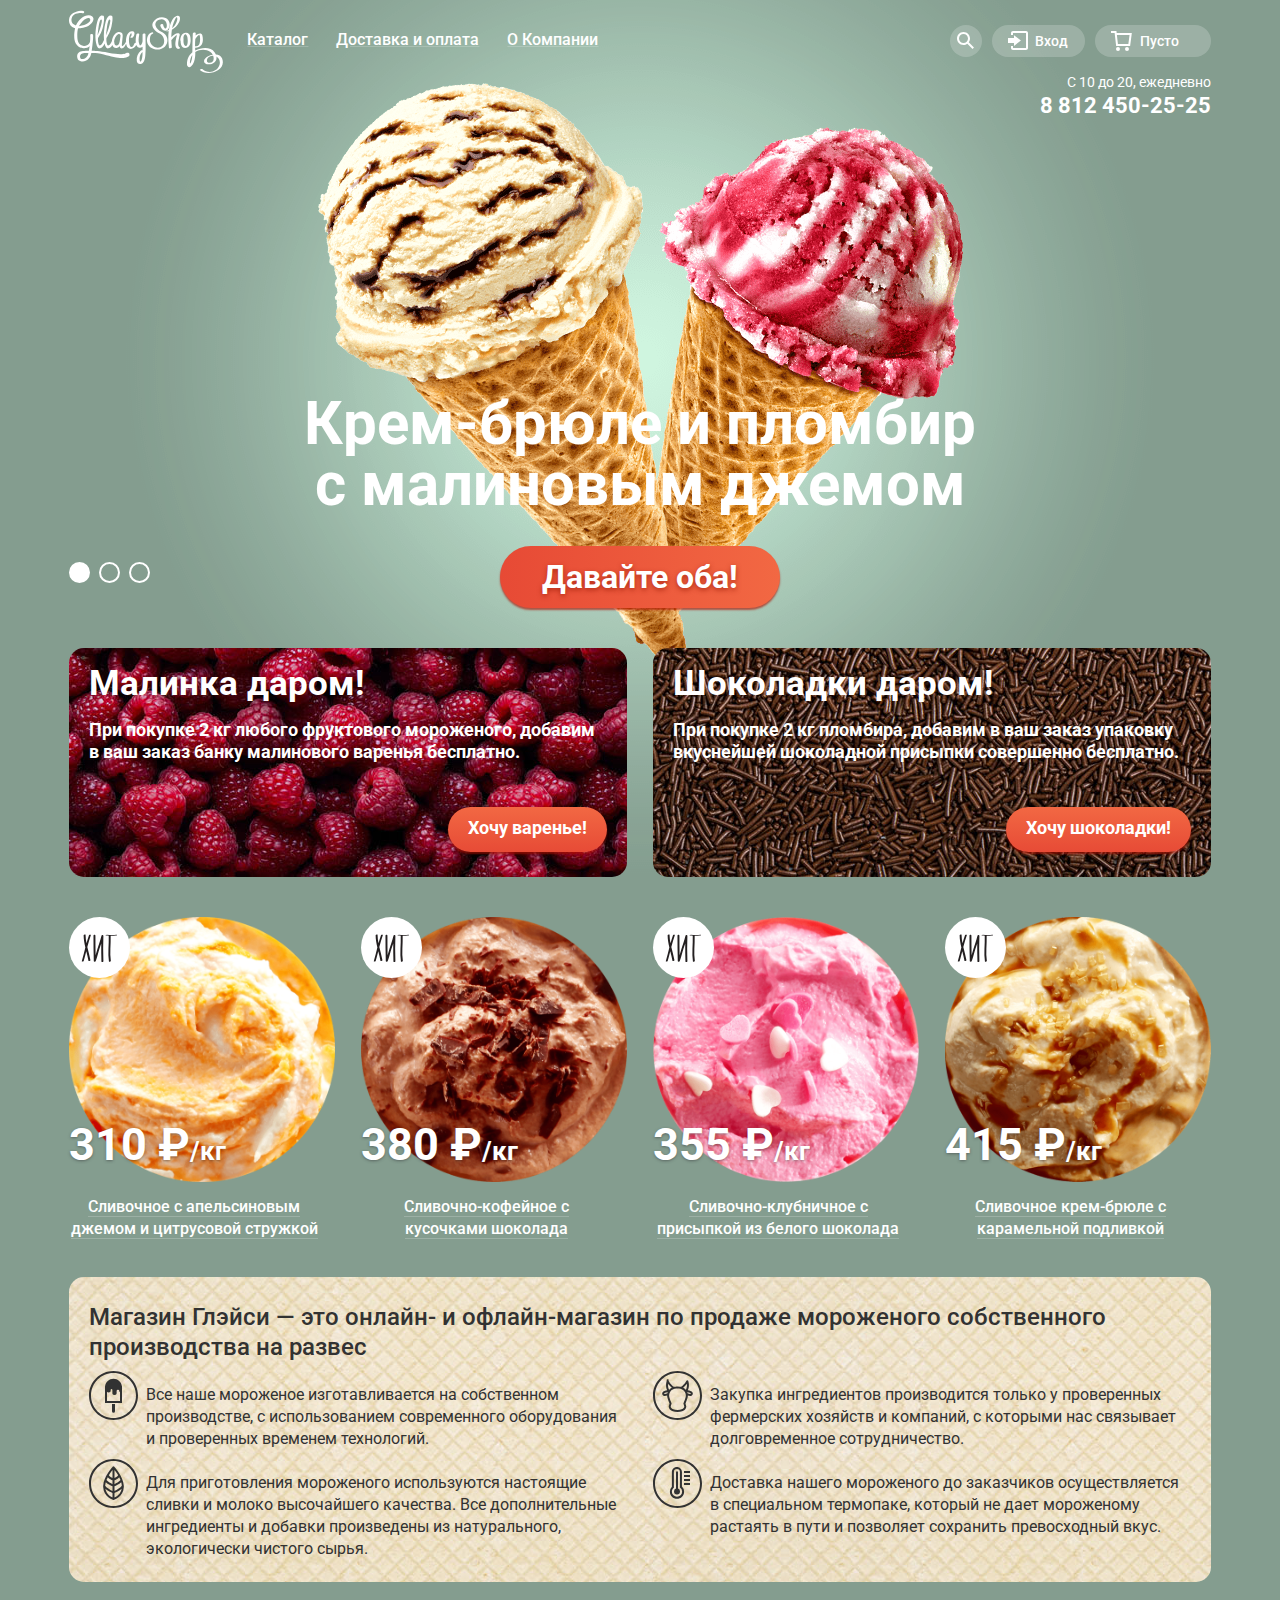
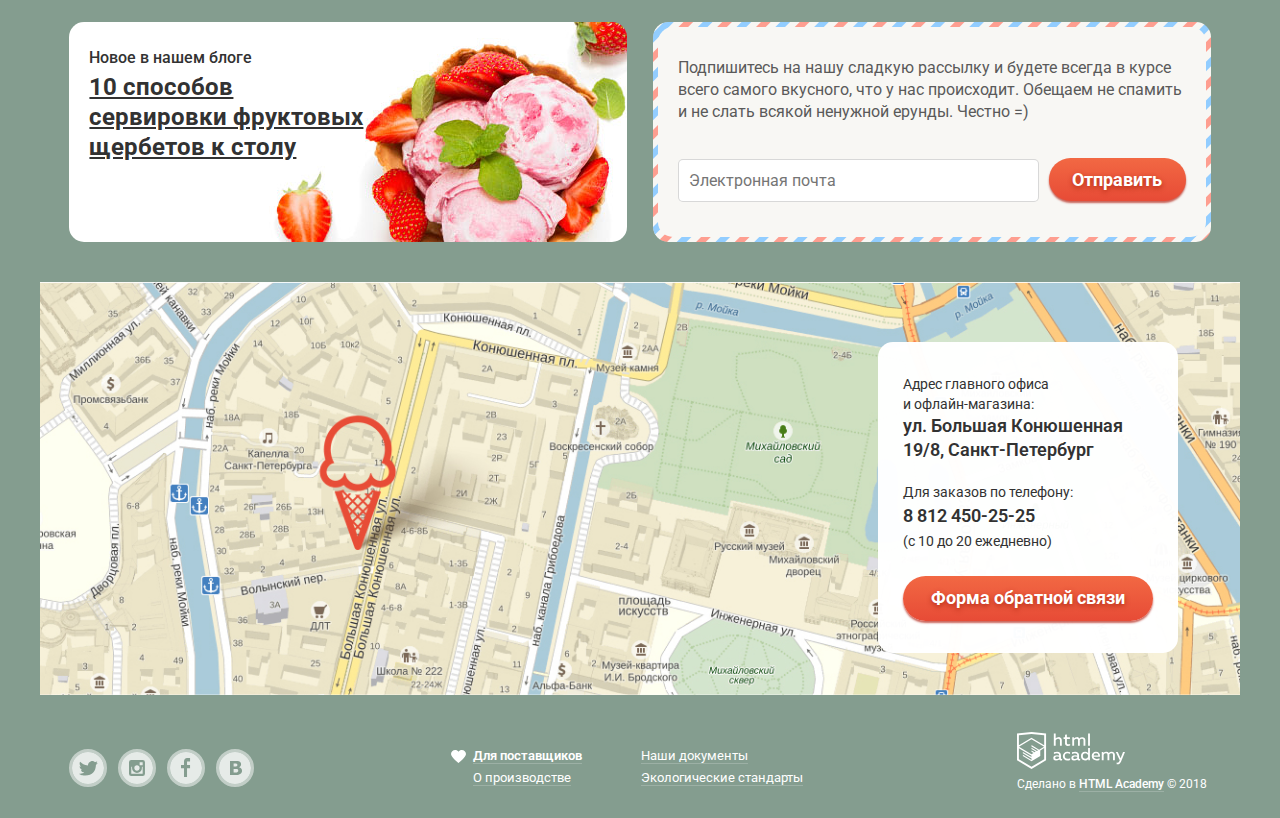
<file: index.html>
<!DOCTYPE html>
<html lang="ru">
<head>
  <meta charset="UTF-8">
  <title>Glaccy</title>
  <link href="css/normalize.css" rel="stylesheet">
  <link rel="stylesheet" href="css/style.css">
  
  <link rel="stylesheet" href="css/IEstyle.css">
</head>
<body>
  <div class="body-wrapper-1" id="body-wrapper">
    <div class="wrapper slider-wrapper-1" id="slide-wrapper">
      <header class="main-header">
    
        <nav class="main-navigation-block">
          <div class="main-navigation-logo">
             <a>
                <img src="img/min/logo.svg" alt="Логотип магазина мороженного">
             </a>
          </div>
          <ul class="main-navigation-list">
            <li>
              <a class="main-menu-link" href="#">Каталог</a>
              <ul class="main-navigation-sub-menu display-hidden">
                <li><a class="main-menu-link sub-menu-first-list" href="#">Новинки</a></li>
                <li><a class="main-menu-link" href="catalog.html">Сливочное</a></li>
                <li><a class="main-menu-link" href="#">Щербеты</a></li>
                <li><a class="main-menu-link" href="#">Фруктовый лед</a></li>
                <li><a class="main-menu-link" href="#">Мелорин</a></li>
              </ul>
            </li>
            <li><a class="main-menu-link" href="#">Доставка и оплата</a></li>
            <li><a class="main-menu-link" href="#">О Компании</a></li>
          </ul>
        </nav>
          
        <div class="main-navigation-block">
          <div class="main-navigation-search">
             <button type="button" class="main-navigation-button-search navigation-button" aria-label="Форма поиска">
               <svg id="search-icon" xmlns="http://www.w3.org/2000/svg" xmlns:xlink="http://www.w3.org/1999/xlink" x="0px" y="0px" width="17px" height="17px" viewBox="0 0 17 17" enable-background="new 0 0 17 17" xml:space="preserve">
	             <path fill="#FFFFFF" id="search-icon-path" d="M16.958,15.527L11.75,10.32C12.533,9.247,13,7.93,13,6.5C13,2.91,10.09,0,6.5,0S0,2.91,0,6.5 S2.91,13,6.5,13c1.438,0,2.763-0.473,3.839-1.263l5.205,5.204L16.958,15.527z M6.5,11C4.019,11,2,8.981,2,6.5S4.019,2,6.5,2S11,4.019,11,6.5S8.981,11,6.5,11z"/>
               </svg>
             </button>
             <div class="search-wrapper display-hidden">
               <form action="https://echo.htmlacademy.ru" method="post" class="search-form">
                 <label for="search-area" class="visually-hidden">Что ищем?</label>
                 <input type="text" id="search-area" placeholder="Что ищем?" name="user-search">
                 <button type="submit" class="visually-hidden" aria-label="Найти"></button>
               </form>
             </div>
           </div>

          <div class="main-navigation-login">
            <button type="button" class="main-navigation-button-login navigation-button" aria-label="Форма входа на сайт">
              <svg id="login-icon" xmlns="http://www.w3.org/2000/svg" xmlns:xlink="http://www.w3.org/1999/xlink" x="0px" y="0px" width="21px" height="19px" viewBox="0 0 21 19" enable-background="new 0 0 21 19" xml:space="preserve">
                <g id="login-icon-objects">
	            <polygon fill="#FFFFFF" points="6,14.875 12.917,9.5 6,4.125 6,7.042 -0.042,7.042 -0.042,11.959 6,11.959"/>
	            <path fill="#FFFFFF" d="M18,0H5C3.9,0,3,0.9,3,2v2h2V2h13v15H5v-2H3v2c0,1.1,0.9,2,2,2h13c1.1,0,2-0.9,2-2V2C20,0.9,19.1,0,18,0z"/>
                </g>
              </svg>
              Вход
            </button>
            <div class="main-navigation-login-form display-hidden">
                <form action="login" method="post" class="login-form">
                  <label for="email-area" class="visually-hidden">Введите свою электронную почту</label>
                  <input type="email" id="email-area" placeholder="Электронная почта">
                  <label for="password-area" class="visually-hidden">Введите пароль</label>
                  <input type="password" id="password-area" placeholder="Пароль">
                  <div class="login-form-subdiv">
                    <button type="submit" class="button main-navigation-login-button">Войти</button>
                    <ul class="main-navigation-login-form-list">
                        <li><a class="dark-link" href="frg-pass.html">Забыли пароль?</a></li>
                        <li><a class="dark-link" href="reg.html">Новая регистрация</a></li>
                    </ul>
                  </div>
                </form>
            </div>
          </div>

          <div class="main-navigation-cart">
             <button type="button" class="main-navigation-button-cart navigation-button" aria-label="Корзина">
               <svg id="cart-icon" xmlns="http://www.w3.org/2000/svg" xmlns:xlink="http://www.w3.org/1999/xlink" x="0px" y="0px" width="21px" height="20px" viewBox="0 0 21 20" enable-background="new 0 0 21 20" xml:space="preserve">
                 <path id="red-cart" fill="transparent" d="M5.888 4.031L6.922 13h10.45l1.176-8.969z"/>
	             <path fill="#FFFFFF" d="M5.657,2.031L5.422,0H0v2h3.64l1.5,13h13.988l1.699-12.969H5.657z M17.372,13H6.922L5.888,4.031h12.66 L17.372,13z"/>
	             <circle fill="#FFFFFF" cx="6.984" cy="18" r="2"/>
	             <circle fill="#FFFFFF" cx="15.984" cy="18" r="2"/>
               </svg>
               Пусто
             </button>
             <div class="cart-form-wrapper display-hidden">
               <form action="cart" method="post" class="cart-form">
                 <div class="cart-products">
                   <div class="cart-product">
                     <table class="table-product">
                       <tr>
                         <td>
                           <button type="button" class="product-delete"><span class="visually-hidden">Удалить товар</span></button>
                         </td>
                         <td>Пломбир с апельсиновым джемом</td>
                         <td>1,5 кг х <span class="cart-product-price">200 руб.</span></td>
                         <td>300 руб.</td>
                       </tr>
                     </table>
                   </div>
                   <div class="cart-product">
                     <table class="table-product">
                       <tr>
                         <td>
                           <button type="button" class="product-delete"><span class="visually-hidden">Удалить товар</span></button>
                         </td>
                         <td>Клубничный пломбир с присыпкой  из белого шоколада</td>
                         <td>1,5 кг х <span class="cart-product-price">300 руб.</span></td>
                         <td>450 руб.</td>
                       </tr>
                     </table>
                   </div>
                 </div>
                 <p class="total-price">Итого: 750 руб.</p>
                 <button type="submit" class="button cart-button">Оформить заказ</button>
              </form>
            </div>
          </div>
        
          <div class="main-navigation-contactus">
            <p>
              <span class="contactUs-time">С 10 до 20, ежедневно</span><br>
              <span class="contactUs-tel">8 812 450-25-25</span>
            </p>
          </div>
        </div>
    
      </header>
      <main class="main-cotent">
        <h1 class="visually-hidden">Магазин мороженного Gllacy</h1>
        <section class="slider">
          <h2 class="visually-hidden">Выгодное предложение</h2>
          <div class="slide slide-show" id="slideOne">
            <p>Крем-брюле и пломбир с малиновым джемом</p>
            <button type="button" class="button slide-button" tabindex="0">Давайте оба!</button>
          </div>
          <div class="slide" id="slideTwo">
            <p>Шоколадный пломбир и лимонный сорбет</p>
            <button type="button" class="button slide-button" tabindex="-1">Давайте оба!</button>
          </div>
          <div class="slide" id="slideThree">
            <p>Пломбир с помадкой и клубничный щербет</p>
            <button type="button" class="button slide-button" tabindex="-1">Давайте оба!</button>
          </div>
          <div class="slider-controls">
            <button class="control-button control-button-checked" id="btnSlideOne"><span class="visually-hidden">Первый слайд</span></button>
            <button class="control-button" id="btnSlideTwo"><span class="visually-hidden">Второй слайд</span></button>
            <button class="control-button" id="btnSlideThree"><span class="visually-hidden">Третий слайд</span></button>
          </div>
          <div class="slide-image-preload">
            <img src="img/min/slide_2-min.png" alt="second-slide">
            <img src="img/min/slide_3-min.png" alt="third slide">
          </div>
        </section>

        <div class="banner">
          <section class="main-banner raspberry">
            <h2>Малинка даром!</h2>
            <p>При покупке 2 кг любого фруктового мороженого, добавим в ваш заказ банку малинового варенья бесплатно.</p>
            <a href="#" class="main-banner-button button">Хочу варенье!</a>
          </section>
          <section class="main-banner choco">
            <h2>Шоколадки даром!</h2>
            <p>При покупке 2 кг пломбира, добавим в ваш заказ упаковку вкуснейшей шоколадной присыпки совершенно бесплатно.</p>
            <a href="#" class="main-banner-button button">Хочу шоколадки!</a>
          </section>
        </div>

        <section class="catalog catalog-hits">
          <h2 class="visually-hidden">Лучшее мороженое</h2>
          <ul class="catalog-list">
            <li>
              <div class="hits-link">
                <a class="light-link" href="catalog-item.html">
                  <h3><span class="underline">Сливочное с апельсиновым джемом и цитрусовой стружкой </span></h3>
                  <figure>
                    <p><img src="img/min/hit1-min.png" alt="Ice-cream Hits" width="267" height="267"></p>
                    <figcaption>
                      <span class="catalog--price">310 ₽</span><span class="catalog--rank">/кг</span>
                    </figcaption>
                  </figure>
                </a>
                <button class="button hits-button display-hidden" type="button">Быстрый просмотр</button>
              </div>
            </li>
            <li>
              <div class="hits-link">
                <a class="light-link" href="catalog-item.html">
                  <h3><span class="underline">Сливочно-кофейное с кусочками шоколада</span></h3>
                  <figure>
                    <p><img src="img/min/hit2-min.png" alt="Ice-cream Hits" width="267" height="267"></p>
                    <figcaption>
                      <span class="catalog--price">380 ₽</span><span   class="catalog--rank">/кг</span>
                    </figcaption>
                  </figure>
                </a>
                <button class="button hits-button display-hidden" type="button">Быстрый просмотр</button>
              </div>
            </li>
            <li>
              <div class="hits-link">
                <a class="light-link" href="catalog-item.html">
                  <h3><span class="underline">Сливочно-клубничное с присыпкой из белого шоколада</span></h3>
                  <figure>
                    <p><img src="img/min/hit3-min.png" alt="Ice-cream Hits" width="267" height="267"></p>
                    <figcaption>
                      <span class="catalog--price">355 ₽</span><span   class="catalog--rank">/кг</span>
                    </figcaption>
                  </figure>
                </a>
                <button class="button hits-button display-hidden" type="button">Быстрый просмотр</button>
              </div>
            </li>
            <li>
              <div class="hits-link">
                <a class="light-link" href="catalog-item.html">
                  <h3><span class="underline">Сливочное крем-брюле с карамельной подливкой</span></h3>
                  <figure>
                    <p><img src="img/min/hit4-min.png" alt="Ice-cream Hits" width="267" height="267"></p>
                    <figcaption>
                      <span class="catalog--price">415 ₽</span><span   class="catalog--rank">/кг</span>
                    </figcaption>
                  </figure>
                </a>
                <button class="button hits-button display-hidden" type="button">Быстрый просмотр</button>
              </div>
            </li>
          </ul>
        </section>

        <section class="main-seo">
          <h2>Магазин Глэйси — это онлайн- и офлайн-магазин по продаже мороженого собственного производства на развес</h2>
          <ul class="main-seo-benefits">
            <li class="seo-list seo-1">Все наше мороженое изготавливается на собственном производстве, с использованием современного оборудования и проверенных временем технологий.</li>
            <li class="seo-list seo-2">Закупка ингредиентов  производится только у проверенных фермерских хозяйств и компаний, с которыми нас связывает долговременное сотрудничество.</li>
            <li class="seo-list seo-3">Для приготовления мороженого используются настоящие сливки и молоко высочайшего качества. Все дополнительные ингредиенты и добавки произведены из натурального, экологически чистого сырья. </li>
            <li class="seo-list seo-4">Доставка нашего мороженого до заказчиков осуществляется в специальном термопаке, который не дает мороженому растаять в пути и позволяет сохранить превосходный вкус.</li>
          </ul>
        </section>

        <div class="wrapper-main-news">
          <section class="main-news">
            <h2>Новое в нашем блоге</h2>
            <a class="dark-link" href="#">10 способов сервировки фруктовых щербетов к столу</a>
          </section>
          <div class="mailling-wrapper">
            <section class="main-mailing">
              <h2 class="visually-hidden">Подписка на рассылку</h2>
              <p>Подпишитесь на нашу сладкую рассылку и будете всегда в курсе всего самого вкусного, что у нас происходит. Обещаем не спамить и не слать всякой ненужной ерунды. Честно =) </p>
              <form action="mail" method="post">
                <label for="mail-form" class="visually-hidden">Введите адрес электронной потчы</label>
                <input type="email" id="mail-form" placeholder="Электронная почта">
                <button class="main-mailing-button button">Отправить</button>
              </form>
            </section>
          </div>
        </div>
      </main>
    </div>
    <section class="main-map">
      <h2 class="visually-hidden">Как нас найти</h2>
      <iframe class="google-map" src="https://www.google.com/maps/embed?pb=!1m18!1m12!1m3!1d1998.6151250715955!2d30.32160973602823!3d59.93852836086372!2m3!1f0!2f0!3f0!3m2!1i1024!2i768!4f13.1!3m3!1m2!1s0x4696310fca145cc1%3A0x42b32648d8238007!2z0JHQvtC70YzRiNCw0Y8g0JrQvtC90Y7RiNC10L3QvdCw0Y8g0YPQuy4sIDE5LzgsINCh0LDQvdC60YIt0J_QtdGC0LXRgNCx0YPRgNCzLCAxOTExODY!5e0!3m2!1sru!2sru!4v1548952639534" width="600" height="450" frameborder="0" style="border:0" allowfullscreen></iframe>
      <div class="img-map-wrapper">
        <img src="img/map-with-pin.jpg" alt="Карта, как добраться до магазина" width="1200" height="430">
      </div>
      <div class="contact-us">
        <p>Адрес главного офиса<br>
           и офлайн-магазина:<br>
           <span>ул. Большая Конюшенная<br>
           19/8, Санкт-Петербург</span><br>
           Для заказов по телефону:<br>
           <span>8 812 450-25-25</span><br>
           (с 10 до 20 ежедневно)</p>
        <a href="contactUsForm.html" class="contact-us-button button">Форма обратной связи</a>
      </div>
    </section>
    <div class="wrapper">
      <footer class="main-footer">
        <div class="footer-block">
          <ul class="main-footer-social" aria-label="Мы в соцсетях">
          <li>
            <a href="#" class="main-footer-social-twitter" aria-label="Twitter">
              <svg xmlns="http://www.w3.org/2000/svg" width="32" height="32" viewBox="0 0 32 32"><path fill="#FFF" d="M16 0C7.164 0 0 7.164 0 16c0 8.837 7.164 16 16 16 8.837 0 16-7.163 16-16 0-8.836-7.163-16-16-16zm7.944 12.809c-.251 6.516-3.463 10.832-10.992 10.702h-.486c-.447 0-4.543-.443-5.344-1.823 2.479.19 4.247-.406 5.12-1.136-1.048-.289-2.923-.461-3.251-2.848.384.104.618.221 1.299.113-1.307-.824-2.758-1.519-2.679-3.643.311.317 1.164.518 1.46.457-.768-.233-2.149-3.244-.974-4.781 1.984 1.79 4.075 3.482 7.804 3.643.227-2.214 1.24-3.699 3.168-4.325 1.84-.479 3.255.26 3.901 1.138.737-.224 1.453-.466 2.193-.685-.004.833-.569 1.463-.935 1.709.747.165 1.423-.475 1.423-.475-.184.963-1.094 1.725-1.707 1.954z"/></svg>
            </a>
          </li>
          <li>
            <a href="#" class="main-footer-social-instagram" aria-label="instagram">
              <svg xmlns="http://www.w3.org/2000/svg" width="32" height="32" viewBox="0 0 32 32"><g fill="#FFF"><path d="M20.916 16a4.938 4.938 0 1 1-9.877 0c0-.394.051-.773.138-1.14h-.897v6.838h11.396V14.86h-.897c.086.367.137.746.137 1.14z"/><path d="M15.978 18.659c1.466 0 2.659-1.193 2.659-2.659s-1.193-2.659-2.659-2.659c-1.466 0-2.659 1.193-2.659 2.659s1.192 2.659 2.659 2.659zM18.637 10.302h3.039v3.039h-3.039z"/><path d="M16 0C7.164 0 0 7.164 0 16c0 8.837 7.164 16 16 16 8.837 0 16-7.163 16-16 0-8.836-7.163-16-16-16zm7.955 21.698a2.285 2.285 0 0 1-2.279 2.279H10.279A2.285 2.285 0 0 1 8 21.698V10.302a2.286 2.286 0 0 1 2.279-2.279h11.396a2.286 2.286 0 0 1 2.279 2.279v11.396z"/></g></svg>
            </a>
          </li>
          <li>
            <a href="#" class="main-footer-social-facebook" aria-label="facebook">
              <svg xmlns="http://www.w3.org/2000/svg" width="32" height="32" viewBox="0 0 32 32"><path fill="#FFF" d="M16 0C7.164 0 0 7.163 0 16s7.164 16 16 16c8.837 0 16-7.164 16-16S24.837 0 16 0zm4.062 9.455h-3.021v3.444h3.021v3.445h-3.021v8.61H14.02v-8.61H11v-3.445h3.021V9.455c0-1.902 1.353-3.445 3.021-3.445h3.021v3.445z"/></svg>
            </a>
          </li>
          <li>
            <a href="#" class="main-footer-social-vkontakte" aria-label="vkontakte">
              <svg xmlns="http://www.w3.org/2000/svg" width="32" height="32" viewBox="0 0 32 32"><g fill="#FFF"><path d="M16.637 14.495c.402-.019.719-.082.951-.188.326-.145.54-.33.641-.559.101-.229.15-.496.15-.797 0-.232-.058-.465-.174-.697-.116-.232-.322-.405-.617-.517-.264-.1-.592-.155-.984-.165a76.242 76.242 0 0 0-1.652-.014h-.339v2.965h.565c.571 0 1.057-.009 1.459-.028zM18.118 17.084c-.282-.081-.672-.125-1.166-.132a127.97 127.97 0 0 0-1.55-.009h-.79v3.493h.264c1.014 0 1.74-.003 2.18-.009a3.2 3.2 0 0 0 1.212-.245c.377-.157.633-.364.774-.625s.214-.562.214-.9c0-.446-.088-.788-.261-1.03-.17-.241-.464-.423-.877-.543z"/><path d="M16 0C7.164 0 0 7.164 0 16c0 8.837 7.164 16 16 16 8.837 0 16-7.163 16-16 0-8.836-7.163-16-16-16zm6.602 20.531a3.73 3.73 0 0 1-1.124 1.327c-.552.415-1.161.71-1.823.886s-1.501.264-2.519.264h-6.121V8.987h5.443c1.13 0 1.957.038 2.48.113a5.126 5.126 0 0 1 1.561.5c.533.27.929.632 1.189 1.087.26.455.392.975.392 1.558 0 .678-.179 1.278-.536 1.795-.358.518-.863.92-1.517 1.208v.075c.917.182 1.642.559 2.179 1.13.537.571.807 1.325.807 2.261 0 .678-.138 1.283-.411 1.817z"/></g></svg>
            </a>
          </li>
        </ul>
        </div>
        <div class="footer-block-center">
          <ul class="main-footer-link" aria-label="Дополнительная информация">
            <li><a class="heart light-link" href="#">Для поставщиков</a></li>
            <li><a class="light-link" href="#">Наши документы</a></li>
            <li><a class="light-link" href="#">О производстве </a></li>
            <li><a class="light-link" href="#">Экологические стандарты</a></li>
          </ul>
        </div>
        <div class="footer-block footer-block-logo">
          <div class="main-footer-madein">
            <a href="https://htmlacademy.ru">
              <img src="img/icons/logo-html.svg" alt="Ссылка на сайт HTMLacademy" width="108" height="37" class="logo-link">
            </a>
            <p>Сделано в <a class="html-link light-link" href="htmlacademy.ru">HTML Academy</a><time datetime="2018-09-10"> © 2018</time></p>
          </div>
        </div>
      </footer>
      <section class="modal-contact modal-close">
        <div class="modal-head">
          <h2 class="visually-hidden">Форма обратной связи</h2>
          <p>Мы обязательно Вам ответим!</p>
          <button class="modal-close-button" type="button">
            <span class="visually-hidden">Закрыть</span>
            <svg version="1.1" id="Layer_1" xmlns="http://www.w3.org/2000/svg" xmlns:xlink="http://www.w3.org/1999/xlink" x="0px" y="0px" width="18px" height="17px" viewBox="0 0 18 17" enable-background="new 0 0 18 17" xml:space="preserve">
              <polygon fill="#231F20" points="17.454,1.46 16.04,0.046 9,7.086 1.96,0.046 0.546,1.46 7.586,8.5 0.546,15.54 1.96,16.954 9,9.914 16.04,16.954 17.454,15.54 10.414,8.5 "/>
            </svg>
          </button>
        </div>
        <form class="modal-form" action="https://echo.htmlacademy.ru" method="post">
          <label for="modal-contact-name" class="visually-hidden">Как вас зовут?</label>
          <input type="text" id="modal-contact-name" placeholder="Как Вас зовут?" name="contactName">
          <label for="modal-contact-email" class="visually-hidden">Введите Вашу почту</label>
          <input type="email" id="modal-contact-email" placeholder="Ваша почта для ответа?" name="contactEmail">
          <label for="modal-contact-about" class="visually-hidden">Напишите что-нибудь</label>
          <textarea id="modal-contact-about" placeholder="Напишите что-нибудь..." name="contactAbout"></textarea>
          <button type="submit" class="modal-contact-button button">Отправить</button>
        </form>
      </section>
    </div>
  </div>
  <div class="modal-overlay"></div>
  <script src="js/script.js"></script>
</body>
</html>
</file>
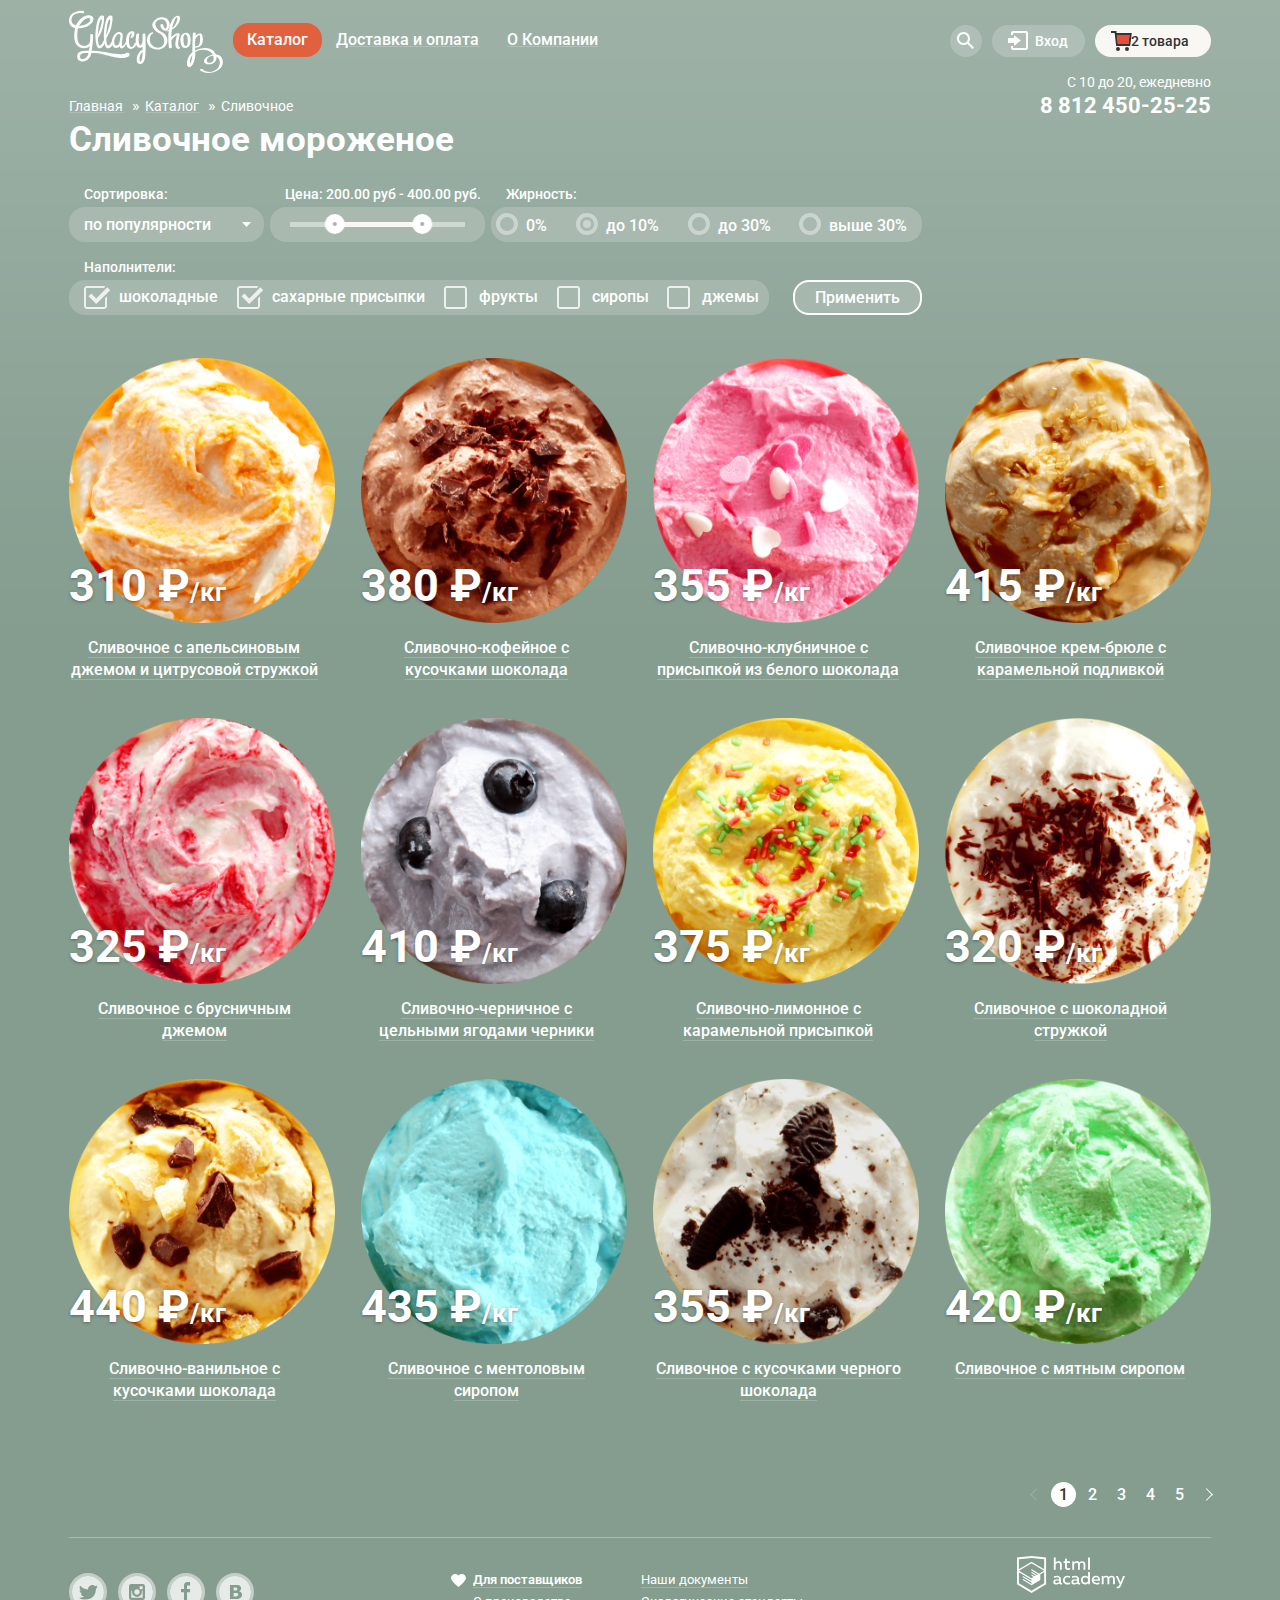
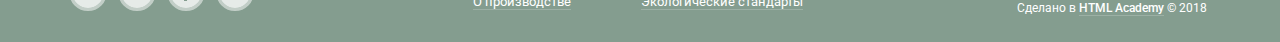
<file: catalog.html>
<!DOCTYPE html>
<html lang="ru">
<head>
  <meta charset="UTF-8">
  <title>Catalog</title>
  <link href="https://fonts.googleapis.com/css?family=Roboto:400,500,700" rel="stylesheet">
  <link href="css/normalize.css" rel="stylesheet">
  <link rel="stylesheet" href="css/style.css">
  
  <link rel="stylesheet" href="css/IEstyle.css">
</head>
<body>
 <div class="body-wrapper-1 catalog-body">
  <div class="wrapper">
   
    <header class="main-header">
    
      <nav class="main-navigation-block">
        <div class="main-navigation-logo">
           <a href="index.html">
              <img src="img/min/logo.svg" alt="Логотип магазина мороженного">
           </a>
        </div>
        <ul class="main-navigation-list">
            <li>
              <a class="main-menu-link current-link" href="#">Каталог</a>
              <ul class="main-navigation-sub-menu display-hidden">
                <li><a class="main-menu-link sub-menu-first-list" href="#">Новинки</a></li>
                <li><a class="main-menu-link sub-menu-current-link">Сливочное</a></li>
                <li><a class="main-menu-link" href="#">Щербеты</a></li>
                <li><a class="main-menu-link" href="#">Фруктовый лед</a></li>
                <li><a class="main-menu-link" href="#">Мелорин</a></li>
              </ul>
            </li>
            <li><a class="main-menu-link" href="#">Доставка и оплата</a></li>
            <li><a class="main-menu-link" href="#">О Компании</a></li>
          </ul>
      </nav>
      
      <div class="main-navigation-block">
        <div class="main-navigation-search">
          <button type="button" class="main-navigation-button-search navigation-button" aria-label="Форма поиска">
            <svg id="search-icon" xmlns="http://www.w3.org/2000/svg" xmlns:xlink="http://www.w3.org/1999/xlink" x="0px" y="0px" width="17px" height="17px" viewBox="0 0 17 17" enable-background="new 0 0 17 17" xml:space="preserve">
	          <path fill="#FFFFFF" id="search-icon-path" d="M16.958,15.527L11.75,10.32C12.533,9.247,13,7.93,13,6.5C13,2.91,10.09,0,6.5,0S0,2.91,0,6.5 S2.91,13,6.5,13c1.438,0,2.763-0.473,3.839-1.263l5.205,5.204L16.958,15.527z M6.5,11C4.019,11,2,8.981,2,6.5S4.019,2,6.5,2S11,4.019,11,6.5S8.981,11,6.5,11z"/>
            </svg>
          </button>
          <div class="search-wrapper display-hidden">
            <form action="search" method="get" class="search-form">
              <label for="search-area" class="visually-hidden">Что ищем?</label>
              <input type="text" id="search-area" placeholder="Что ищем?">
              <button type="submit" class="visually-hidden" aria-label="Найти"></button>
            </form>
          </div>
        </div>

        <div class="main-navigation-login">
          <button type="button" class="main-navigation-button-login navigation-button" aria-label="Форма входа на сайт">
            <svg id="login-icon" xmlns="http://www.w3.org/2000/svg" xmlns:xlink="http://www.w3.org/1999/xlink" x="0px" y="0px" width="21px" height="19px" viewBox="0 0 21 19" enable-background="new 0 0 21 19" xml:space="preserve">
              <g id="login-icon-objects">
	          <polygon fill="#FFFFFF" points="6,14.875 12.917,9.5 6,4.125 6,7.042 -0.042,7.042 -0.042,11.959 6,11.959"/>
	          <path fill="#FFFFFF" d="M18,0H5C3.9,0,3,0.9,3,2v2h2V2h13v15H5v-2H3v2c0,1.1,0.9,2,2,2h13c1.1,0,2-0.9,2-2V2C20,0.9,19.1,0,18,0z"/>
              </g>
            </svg>
            Вход
          </button>
          <div class="main-navigation-login-form display-hidden">
              <form action="login" method="post" class="login-form">
                <label for="email-area" class="visually-hidden">Введите свою электронную почту</label>
                <input type="email" id="email-area" placeholder="Электронная почта">
                <label for="password-area" class="visually-hidden">Введите пароль</label>
                <input type="password" id="password-area" placeholder="Пароль">
                <div class="login-form-subdiv">
                  <button type="submit" class="button main-navigation-login-button">Войти</button>
                  <ul class="main-navigation-login-form-list">
                      <li><a class="dark-link" href="frg-pass.html">Забыли пароль?</a></li>
                      <li><a class="dark-link" href="reg.html">Новая регистрация</a></li>
                  </ul>
                </div>
              </form>
          </div>
        </div>

        <div class="main-navigation-cart cart-active">
          <button type="button" class="main-navigation-button-cart navigation-button full-cart" aria-label="Корзина">
            <svg id="cart-icon" xmlns="http://www.w3.org/2000/svg" xmlns:xlink="http://www.w3.org/1999/xlink" x="0px" y="0px" width="21px" height="20px" viewBox="0 0 21 20" enable-background="new 0 0 21 20" xml:space="preserve">
              <path id="red-cart" fill="transparent" d="M5.888 4.031L6.922 13h10.45l1.176-8.969z"/>
	          <path fill="#FFFFFF" d="M5.657,2.031L5.422,0H0v2h3.64l1.5,13h13.988l1.699-12.969H5.657z M17.372,13H6.922L5.888,4.031h12.66 L17.372,13z"/>
	          <circle fill="#FFFFFF" cx="6.984" cy="18" r="2"/>
	          <circle fill="#FFFFFF" cx="15.984" cy="18" r="2"/>
            </svg>
            2 товара
          </button>
          <div class="cart-form-wrapper display-hidden">
            <form action="cart" method="post" class="cart-form">
              <div class="cart-products">
                <div class="cart-product">
                  <table class="table-product">
                    <tr>
                      <td>
                        <button type="button" class="product-delete"><span class="visually-hidden">Удалить товар</span></button>
                      </td>
                      <td>Пломбир с апельсиновым джемом</td>
                      <td>1,5 кг х <span class="cart-product-price">200 руб.</span></td>
                      <td>300 руб.</td>
                    </tr>
                  </table>
                </div>
                <div class="cart-product">
                  <table class="table-product">
                    <tr>
                      <td>
                        <button type="button" class="product-delete"><span class="visually-hidden">Удалить товар</span></button>
                      </td>
                      <td>Клубничный пломбир с присыпкой  из белого шоколада</td>
                      <td>1,5 кг х <span class="cart-product-price">300 руб.</span></td>
                      <td>450 руб.</td>
                    </tr>
                  </table>
                </div>
              </div>
              <p class="total-price">Итого: 750 руб.</p>
              <button type="submit" class="button cart-button">Оформить заказ</button>
            </form>
          </div>
        </div>
        
        <div class="main-navigation-contactus">
          <p>
            <span class="contactUs-time">С 10 до 20, ежедневно</span><br>
            <span class="contactUs-tel">8 812 450-25-25</span>
          </p>
        </div>
      </div>
      
    </header>
    
    <main class="catalog-cream">
    
      <ul class="breadcrumbs">
        <li>
          <a class="light-link" href="index.html">Главная</a>
          <span>&#187;</span>
        </li>
        <li>
          <a class="light-link" href="main-catalog.html">Каталог</a>
          <span>&#187;</span>
        </li>
        <li class="breadcrumbs-current">
          <a class="current-link">Сливочное</a>
        </li>
      </ul>     
     
      <h1 class="main-headline">Сливочное мороженое </h1>
      
      <section class="filters">
        <h2 class="visually-hidden">Фильтр мороженного</h2>
        <form class="catalog-filters" action="https://echo.htmlacademy.ru" method="post">
          <div class="catalog-filters-wrapper">
            <div class="sort-filter filter-element">
              <p>Сортировка:</p>
              <select name="sort" id="sort-list" size="1">
                <option value="popular">по популярности</option>
                <option value="cheap">сначала недорогие</option>
                <option value="rich">сначала дорогие</option>
                <option value="fat">по жирности</option>
              </select>
            </div>
            <div class="price-filter filter-element">
              <p>Цена: <span id="slider-min-value">100</span> руб - <span id="slider-max-value">500</span> руб.</p>
              <div class="price-slider-wrapper">
                <div class="price-slider" id="range-slider"></div>
              </div>
              <div class="visually-hidden">
                <label for="min-price-value">Минимальая цена</label>
                <input type="text" id="min-price-value" name="min-price-value" tabindex="-1">
                <label for="max-price-value">Максимальная цена</label>
                <input type="text" id="max-price-value" name="max-price-value" tabindex="-1">
              </div>
            </div>
            <div class="fat-filter filter-element">
              <p>Жирность:</p>
              <div class="fat-precent-choise">
                <div>
                  <input class="visually-hidden" type="radio" id="0_fat" name="fat" value="0" tabindex="-1">
                  <label for="0_fat" tabindex="0">0%</label>
                </div>
                <div>
                  <input class="visually-hidden" type="radio" id="10_fat" name="fat" value="10" checked tabindex="-1">
                  <label for="10_fat" tabindex="0">до 10%</label>
                </div>
                <div>
                  <input class="visually-hidden" type="radio" id="30_fat" name="fat" value="30" tabindex="-1">
                  <label for="30_fat" tabindex="0">до 30%</label>
                </div>
                <div>
                  <input class="visually-hidden" type="radio" id="more_fat" name="fat" value="more" tabindex="-1">
                  <label for="more_fat" tabindex="0">выше 30%</label>
                </div>
              </div>
            </div>
            <div class="extenders-filter filter-element">
             <p>Наполнители:</p>
               <div class="extenders-choise">
                 <div>
                   <input type="checkbox" class="visually-hidden" id="choco" name="mixes" value="choco" checked>
                   <label for="choco">шоколадные</label>           
                 </div>
                 <div>
                   <input type="checkbox" class="visually-hidden" id="sugar" name="mixes" value="sugar" checked>
                   <label for="sugar">сахарные присыпки</label>           
                 </div>
                 <div>
                   <input type="checkbox" class="visually-hidden" id="fruit" name="mixes" value="fruit">
                   <label for="fruit">фрукты</label>           
                 </div>
                 <div>
                   <input type="checkbox" class="visually-hidden" id="syrup" name="mixes" value="syrup">
                   <label for="syrup">сиропы</label>           
                 </div>
                 <div>
                   <input type="checkbox" class="visually-hidden" id="gem" name="mixes" value="gem">
                   <label for="gem">джемы</label>           
                 </div>
              </div>
            </div>
            <div class="filter-acept-button filter-element">
              <button type="submit" class="filters-button" formtarget="_blank">Применить</button>
            </div>
          </div>
        </form>
      </section>
      
      <section class="catalog catalog-cream">
        <h2 class="visually-hidden">Сливочное мороженное</h2>
        
        <ul class="catalog-list">
          <li>
            <div class="hits-link">
              <a class="light-link" href="#">
                <h3><span class="underline">Сливочное с апельсиновым джемом и цитрусовой стружкой</span></h3>
                <figure>
                  <p><img src="img/catalog-min/1%20-min.png" alt="Сливочное с апельсиновым джемом и цитрусовой стружкой" width="267" height="267"></p>
                  <figcaption>
                    <span class="catalog--price">310 ₽</span><span class="catalog--rank">/кг</span>
                  </figcaption>
                </figure>
              </a>
              <button class="button hits-button display-hidden" type="button">Быстрый просмотр</button>
            </div>
          </li>
          <li>
            <div class="hits-link">
              <a class="light-link" href="#">
                <h3><span class="underline">Сливочно-кофейное с кусочками шоколада</span></h3>
                <figure>
                  <p><img src="img/catalog-min/2%20-min.png" alt="Сливочно-кофейное с кусочками шоколада" width="267" height="267"></p>
                  <figcaption>
                    <span class="catalog--price">380 ₽</span><span   class="catalog--rank">/кг</span>
                  </figcaption>
                </figure>
              </a>
              <button class="button hits-button display-hidden" type="button">Быстрый просмотр</button>
            </div>
          </li>
          <li>
            <div class="hits-link">
              <a class="light-link" href="#">
                <h3><span class="underline">Сливочно-клубничное с присыпкой из белого шоколада</span></h3>
                <figure>
                  <p><img src="img/catalog-min/3%20-min.png" alt="Сливочно-клубничное с присыпкой из белого шоколада" width="267" height="267"></p>
                  <figcaption>
                    <span class="catalog--price">355 ₽</span><span   class="catalog--rank">/кг</span>
                  </figcaption>
                </figure>
              </a>
              <button class="button hits-button display-hidden" type="button">Быстрый просмотр</button>
            </div>
          </li>
          <li>
            <div class="hits-link">
              <a class="light-link" href="#">
                <h3><span class="underline">Сливочное крем-брюле с карамельной подливкой</span></h3>
                <figure>
                  <p><img src="img/catalog-min/4%20-min.png" alt="Сливочное крем-брюле с карамельной подливкой" width="267" height="267"></p>
                  <figcaption>
                    <span class="catalog--price">415 ₽</span><span   class="catalog--rank">/кг</span>
                  </figcaption>
                </figure>
              </a>
              <button class="button hits-button display-hidden" type="button">Быстрый просмотр</button>
            </div>
          </li>
          <li>
            <div class="hits-link">
              <a class="light-link" href="#">
                <h3><span class="underline">Сливочное с брусничным джемом </span></h3>
                <figure>
                  <p><img src="img/catalog-min/5%20-min.png" alt="Сливочное с брусничным джемом " width="267" height="267"></p>
                  <figcaption>
                    <span class="catalog--price">325 ₽</span><span class="catalog--rank">/кг</span>
                  </figcaption>
                </figure>
              </a>
              <button class="button hits-button display-hidden" type="button">Быстрый просмотр</button>
            </div>
          </li>
          <li>
            <div class="hits-link">
              <a class="light-link" href="#">
                <h3><span class="underline">Сливочно-черничное с цельными ягодами черники</span></h3>
                <figure>
                  <p><img src="img/catalog-min/6%20-min.png" alt="Сливочно-черничное с цельными ягодами черники " width="267" height="267"></p>
                  <figcaption>
                    <span class="catalog--price">410 ₽</span><span   class="catalog--rank">/кг</span>
                  </figcaption>
                </figure>
              </a>
              <button class="button hits-button display-hidden" type="button">Быстрый просмотр</button>
            </div>
          </li>
          <li>
            <div class="hits-link">
              <a class="light-link" href="#">
                <h3><span class="underline">Сливочно-лимонное с карамельной присыпкой</span></h3>
                <figure>
                  <p><img src="img/catalog-min/7%20-min.png" alt="Сливочно-лимонное с карамельной присыпкой" width="267" height="267"></p>
                  <figcaption>
                    <span class="catalog--price">375 ₽</span><span   class="catalog--rank">/кг</span>
                  </figcaption>
                </figure>
              </a>
              <button class="button hits-button display-hidden" type="button">Быстрый просмотр</button>
            </div>
          </li>
          <li>
            <div class="hits-link">
              <a class="light-link" href="#">
                <h3><span class="underline">Сливочное с шоколадной стружкой</span></h3>
                <figure>
                  <p><img src="img/catalog-min/8%20-min.png" alt="Сливочное с шоколадной стружкой" width="267" height="267"></p>
                  <figcaption>
                    <span class="catalog--price">320 ₽</span><span   class="catalog--rank">/кг</span>
                  </figcaption>
                </figure>
              </a>
              <button class="button hits-button display-hidden" type="button">Быстрый просмотр</button>
            </div>
          </li>
          <li>
            <div class="hits-link">
              <a class="light-link" href="#">
                <h3><span class="underline">Сливочно-ванильное с кусочками шоколада</span></h3>
                <figure>
                  <p><img src="img/catalog-min/9%20-min.png" alt="Сливочно-ванильное с кусочками шоколада " width="267" height="267"></p>
                  <figcaption>
                    <span class="catalog--price">440 ₽</span><span class="catalog--rank">/кг</span>
                  </figcaption>
                </figure>
              </a>
              <button class="button hits-button display-hidden" type="button">Быстрый просмотр</button>
            </div>
          </li>
          <li>
            <div class="hits-link">
              <a class="light-link" href="#">
                <h3><span class="underline">Сливочноe с ментоловым сиропом</span></h3>
                <figure>
                  <p><img src="img/catalog-min/10%20-min.png" alt="Сливочноe с ментоловым сиропом" width="267" height="267"></p>
                  <figcaption>
                    <span class="catalog--price">435 ₽</span><span   class="catalog--rank">/кг</span>
                  </figcaption>
                </figure>
              </a>
              <button class="button hits-button display-hidden" type="button">Быстрый просмотр</button>
            </div>
          </li>
          <li>
            <div class="hits-link">
              <a class="light-link" href="#">
                <h3><span class="underline">Сливочное с кусочками черного шоколада</span></h3>
                <figure>
                  <p><img src="img/catalog-min/11-min.png" alt="Сливочное с кусочками черного шоколада" width="267" height="267"></p>
                  <figcaption>
                    <span class="catalog--price">355 ₽</span><span   class="catalog--rank">/кг</span>
                  </figcaption>
                </figure>
              </a>
              <button class="button hits-button display-hidden" type="button">Быстрый просмотр</button>
            </div>
          </li>
          <li>
            <div class="hits-link">
              <a class="light-link" href="#">
                <h3><span class="underline">Сливочное с мятным сиропом</span></h3>
                <figure>
                  <p><img src="img/catalog-min/12%20-min.png" alt="Сливочное с мятным сиропом" width="267" height="267"></p>
                  <figcaption>
                    <span class="catalog--price">420 ₽</span><span   class="catalog--rank">/кг</span>
                  </figcaption>
                </figure>
              </a>
              <button class="button hits-button display-hidden" type="button">Быстрый просмотр</button>
            </div>
          </li>
        </ul>
        
        <div class="pagination">
          <a class="pagination-previous pagination-passive" aria-label="Предыдущая страница">
            <span class="visually-hidden">Предыдущая страница</span>
          </a>
          <ul class="pagination-list" aria-label="Страницы каталога">
            <li class="pagination-item"><a class="pagination-link-current">1</a></li>
            <li class="pagination-item"><a href="#">2</a></li>
            <li class="pagination-item"><a href="#">3</a></li>
            <li class="pagination-item"><a href="#">4</a></li>
            <li class="pagination-item"><a href="#">5</a></li>
          </ul>
          <a href="#" class="pagination-next" aria-label="Следующая страница">
            <span class="visually-hidden">Следующая страница</span>
          </a>
        </div>
      </section>
    </main>
    
     <footer class="main-footer">
      <div class="footer-block">
        <ul class="main-footer-social" aria-label="Мы в соцсетях">
          <li>
            <a href="#" class="main-footer-social-twitter" aria-label="Twitter">
              <svg xmlns="http://www.w3.org/2000/svg" width="32" height="32" viewBox="0 0 32 32"><path fill="#FFF" d="M16 0C7.164 0 0 7.164 0 16c0 8.837 7.164 16 16 16 8.837 0 16-7.163 16-16 0-8.836-7.163-16-16-16zm7.944 12.809c-.251 6.516-3.463 10.832-10.992 10.702h-.486c-.447 0-4.543-.443-5.344-1.823 2.479.19 4.247-.406 5.12-1.136-1.048-.289-2.923-.461-3.251-2.848.384.104.618.221 1.299.113-1.307-.824-2.758-1.519-2.679-3.643.311.317 1.164.518 1.46.457-.768-.233-2.149-3.244-.974-4.781 1.984 1.79 4.075 3.482 7.804 3.643.227-2.214 1.24-3.699 3.168-4.325 1.84-.479 3.255.26 3.901 1.138.737-.224 1.453-.466 2.193-.685-.004.833-.569 1.463-.935 1.709.747.165 1.423-.475 1.423-.475-.184.963-1.094 1.725-1.707 1.954z"/></svg>
            </a>
          </li>
          <li>
            <a href="#" class="main-footer-social-instagram" aria-label="instagram">
              <svg xmlns="http://www.w3.org/2000/svg" width="32" height="32" viewBox="0 0 32 32"><g fill="#FFF"><path d="M20.916 16a4.938 4.938 0 1 1-9.877 0c0-.394.051-.773.138-1.14h-.897v6.838h11.396V14.86h-.897c.086.367.137.746.137 1.14z"/><path d="M15.978 18.659c1.466 0 2.659-1.193 2.659-2.659s-1.193-2.659-2.659-2.659c-1.466 0-2.659 1.193-2.659 2.659s1.192 2.659 2.659 2.659zM18.637 10.302h3.039v3.039h-3.039z"/><path d="M16 0C7.164 0 0 7.164 0 16c0 8.837 7.164 16 16 16 8.837 0 16-7.163 16-16 0-8.836-7.163-16-16-16zm7.955 21.698a2.285 2.285 0 0 1-2.279 2.279H10.279A2.285 2.285 0 0 1 8 21.698V10.302a2.286 2.286 0 0 1 2.279-2.279h11.396a2.286 2.286 0 0 1 2.279 2.279v11.396z"/></g></svg>
            </a>
          </li>
          <li>
            <a href="#" class="main-footer-social-facebook" aria-label="facebook">
              <svg xmlns="http://www.w3.org/2000/svg" width="32" height="32" viewBox="0 0 32 32"><path fill="#FFF" d="M16 0C7.164 0 0 7.163 0 16s7.164 16 16 16c8.837 0 16-7.164 16-16S24.837 0 16 0zm4.062 9.455h-3.021v3.444h3.021v3.445h-3.021v8.61H14.02v-8.61H11v-3.445h3.021V9.455c0-1.902 1.353-3.445 3.021-3.445h3.021v3.445z"/></svg>
            </a>
          </li>
          <li>
            <a href="#" class="main-footer-social-vkontakte" aria-label="vkontakte">
              <svg xmlns="http://www.w3.org/2000/svg" width="32" height="32" viewBox="0 0 32 32"><g fill="#FFF"><path d="M16.637 14.495c.402-.019.719-.082.951-.188.326-.145.54-.33.641-.559.101-.229.15-.496.15-.797 0-.232-.058-.465-.174-.697-.116-.232-.322-.405-.617-.517-.264-.1-.592-.155-.984-.165a76.242 76.242 0 0 0-1.652-.014h-.339v2.965h.565c.571 0 1.057-.009 1.459-.028zM18.118 17.084c-.282-.081-.672-.125-1.166-.132a127.97 127.97 0 0 0-1.55-.009h-.79v3.493h.264c1.014 0 1.74-.003 2.18-.009a3.2 3.2 0 0 0 1.212-.245c.377-.157.633-.364.774-.625s.214-.562.214-.9c0-.446-.088-.788-.261-1.03-.17-.241-.464-.423-.877-.543z"/><path d="M16 0C7.164 0 0 7.164 0 16c0 8.837 7.164 16 16 16 8.837 0 16-7.163 16-16 0-8.836-7.163-16-16-16zm6.602 20.531a3.73 3.73 0 0 1-1.124 1.327c-.552.415-1.161.71-1.823.886s-1.501.264-2.519.264h-6.121V8.987h5.443c1.13 0 1.957.038 2.48.113a5.126 5.126 0 0 1 1.561.5c.533.27.929.632 1.189 1.087.26.455.392.975.392 1.558 0 .678-.179 1.278-.536 1.795-.358.518-.863.92-1.517 1.208v.075c.917.182 1.642.559 2.179 1.13.537.571.807 1.325.807 2.261 0 .678-.138 1.283-.411 1.817z"/></g></svg>
            </a>
          </li>
        </ul>
      </div>
      <div class="footer-block-center">
        <ul class="main-footer-link" aria-label="Дополнительная информация">
          <li><a class="heart light-link" href="#">Для поставщиков</a></li>
          <li><a class="light-link" href="#">Наши документы</a></li>
          <li><a class="light-link" href="#">О производстве </a></li>
          <li><a class="light-link" href="#">Экологические стандарты</a></li>
        </ul>
      </div>
      <div class="footer-block footer-block-logo">
        <div class="main-footer-madein">
          <a href="https://htmlacademy.ru">
            <img src="img/icons/logo-html.svg" alt="Ссылка на сайт HTMLacademy" width="108" height="37" class="logo-link">
          </a>
          <p>Сделано в <a class="html-link light-link" href="htmlacademy.ru">HTML Academy</a><time datetime="2018-09-10"> © 2018</time></p>
        </div>
      </div>
    </footer>
  </div>
  </div>
  <script src="js/nouislider.js"></script>
  <script src="js/nouislidercustom.js"></script>
</body>
</html>
</file>
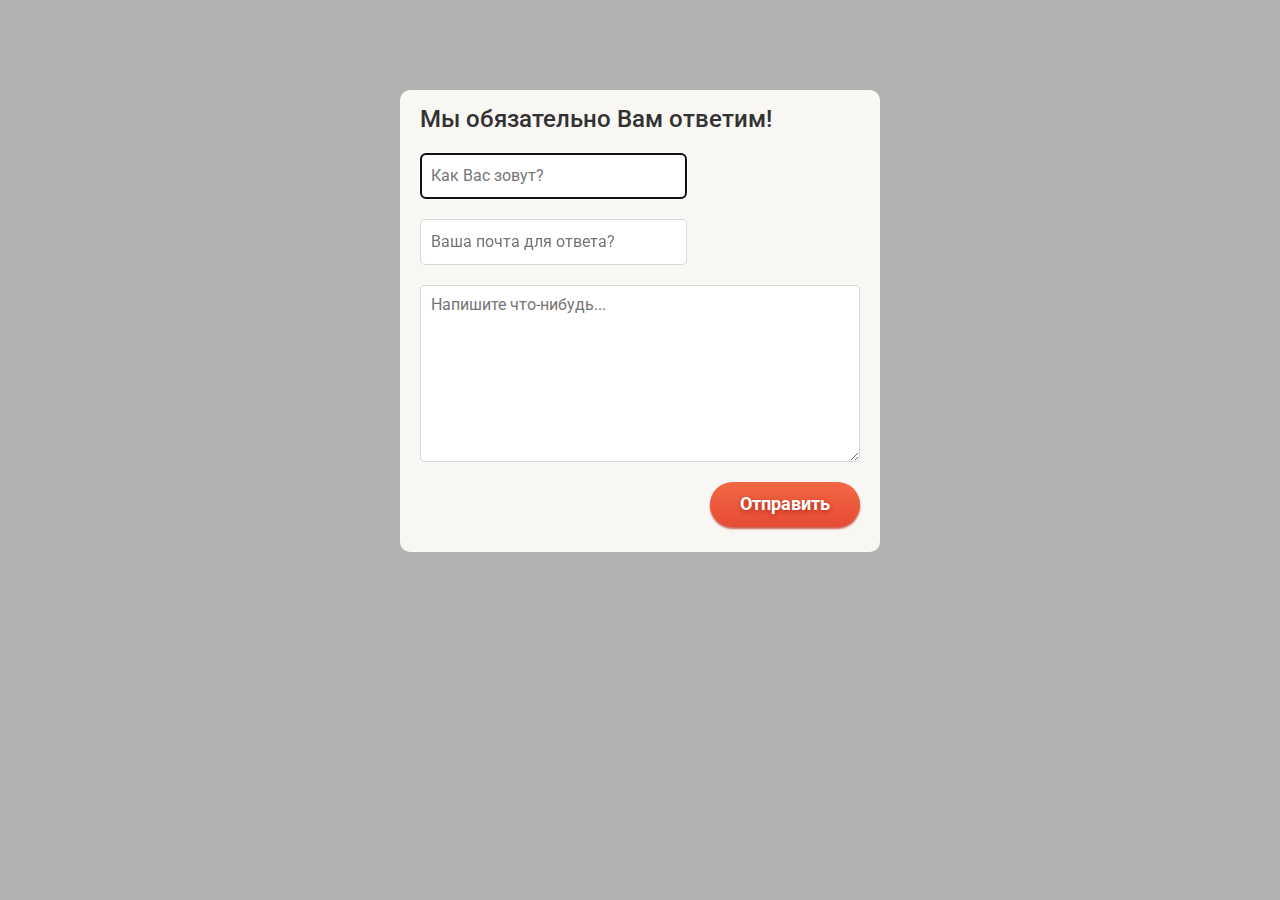
<file: contactUsForm.html>
<!DOCTYPE html>
<html lang="en">
<head>
  <meta charset="UTF-8">
  <title>Форма связи</title>
  <link href="css/normalize.css" rel="stylesheet">
  <link rel="stylesheet" href="css/style.css">
  <link rel="stylesheet" href="css/IEstyle.css">
</head>
<body>
  <section class="modal-contact">
    <div class="modal-head">
      <h1 class="visually-hidden">Форма обратной связи</h1>
      <p>Мы обязательно Вам ответим!</p>
      <button class="modal-close-button" type="button">
        <span class="visually-hidden">Закрыть</span>
      </button>
    </div>
    <form class="modal-form" action="https://echo.htmlacademy.ru" method="post">
      <label for="modal-contact-name" class="visually-hidden">Как вас зовут?</label>
      <input type="text" id="modal-contact-name" placeholder="Как Вас зовут?" name="contactName" required autofocus>
      <label for="modal-contact-email" class="visually-hidden">Введите Вашу почту</label>
      <input type="email" id="modal-contact-email" placeholder="Ваша почта для ответа?" name="contactEmail" required>
      <label for="modal-contact-about" class="visually-hidden">Напишите что-нибудь</label>
      <textarea id="modal-contact-about" placeholder="Напишите что-нибудь..." name="contactAbout" required></textarea>
      <button type="submit" class="modal-contact-button button">Отправить</button>
    </form>
  </section>
  <div class="modal-overlay overlay-show"></div>
</body>
</html>
</file>
<file: css/style.css>
@import url('https://fonts.googleapis.com/css?family=Roboto:400,500,700&subset=cyrillic');

@-webkit-keyframes bounce {
  0% {
    -webkit-transform: translateY(-2000px) scale(1.4);
    transform: translateY(-2000px) scale(1.4);
    opacity: 0;    
  }
  
  70% {
    -webkit-transform: translateY(40px) scale(1);
    transform: translateY(10px) scale(1);
    opacity: 1;
  }
  
  90% {
    -webkit-transform: translateY(-10px);
    transform: translateY(-5px);
  }
  
  100% {
    -webkit-transform: translateY(0);
    transform: translateY(0);
  }
}

@keyframes bounce {
  0% {
    -webkit-transform: translateY(-2000px) scale(1.4);
    transform: translateY(-2000px) scale(1.4);
    opacity: 0;    
  }
  
  70% {
    -webkit-transform: translateY(40px) scale(1);
    transform: translateY(40px) scale(1);
    opacity: 1;
  }
  
  90% {
    -webkit-transform: translateY(-10px);
    transform: translateY(-10px);
  }
  
  100% {
    -webkit-transform: translateY(0);
    transform: translateY(0);
  }
}

@-webkit-keyframes modalError {
  10%,
  30%,
  50%,
  70%,
  90% {
    -webkit-transform: translateX(-10px);
    transform: translateX(-10px);
  }
  
  20%,
  40%,
  60%,
  80% {
    -webkit-transform: translateX(10px);
    transform: translateX(10px);
  }
  
  0, 100% {
    -webkit-transform: translateX(0);
    transform: translateX(0);
  }
}

@keyframes modalError {
  10%,
  30%,
  50%,
  70%,
  90% {
    -webkit-transform: translateX(-10px);
    transform: translateX(-10px);
  }
  
  20%,
  40%,
  60%,
  80% {
    -webkit-transform: translateX(10px);
    transform: translateX(10px);
  }
  
  0, 100% {
    -webkit-transform: translateX(0);
    transform: translateX(0);
  }
}

body {
  margin: 0;
  padding: 0;
  font-family: 'Roboto', sans-serif;
  font-size: 16px;
  line-height: 22px;
  font-weight: 400;
  color: #fff;
}

.body-wrapper-1 {
  background-color: #849d8f;
}

.body-wrapper-2 {
  background-color: #8996a6;
}

.body-wrapper-3 {
  background-color: #9d8b84;
}

.catalog-body {
  background-image: url(../img/catalog-bckgnd.png);
  background-repeat: repeat-x;
}

img {
  width: 100%;
  height: auto;
}

input[type="text"],
input[type="email"],
input[type="password"],
input[type="search"] {
  font-size: 16px;
  color: #323232;
}



.main-menu-link {
  text-decoration: none;
  color: #fff;
}

.dark-link {
  text-decoration: none;
  color: #323232;
  font-weight: 500;
  font-size: 16px;
  line-height: 18px;
}

.dark-link:hover,
.dark-link:focus,
.dark-link:active {
  color: #e84d37;
}

.light-link {
  text-decoration: none;
  color: #fff;
  font-weight: 500;
  font-size: 16px;
  line-height: 18px;
}

.light-link:hover,
.light-link:focus,
.light-link:active {
  color: #ffbc9e;
}

.display-hidden {
  visibility: hidden;
  opacity: 0;
}

.wrapper {
  max-width: 1200px;
  margin: 0 auto;
  padding: 0 2.3%;
  -webkit-box-sizing: border-box;
  box-sizing: border-box;
}

.button {
  display:block;
  margin: 36px auto 0;
  border: none;
  border-radius: 32px;
  background-image: -webkit-gradient(linear, left top, left bottom, from(#f26843), to(#e74b36));
  background-image: linear-gradient(to bottom, #f26843 0%, #e74b36 100%);
  -webkit-box-shadow: 0px 2px 2px 0px rgba(172, 16, 0, 0.64);
  box-shadow: 0px 2px 2px 0px rgba(172, 16, 0, 0.64);
  width: 189px;
  height: 45px;
  color: #fff;
  font-size: 18px;
  font-weight: 700;
  text-shadow: 0px 2px 5px rgba(160, 32, 11, 0.76);
  cursor: pointer;
}

.button:hover,
.button:focus {
  background-image: -webkit-gradient(linear, left top, left bottom, from(#f58669), to(#ec6f5e));
  background-image: linear-gradient(to bottom, #f58669 0%, #ec6f5e 100%);
  -webkit-box-shadow: 0px 2px 2px 0px rgb(172, 16, 0);
  box-shadow: 0px 2px 2px 0px rgb(172, 16, 0);
}

.button:active {
  background-image: -webkit-gradient(linear, left top, left bottom, from(#d74632), to(#e1613e));
  background-image: linear-gradient(to bottom, #d74632 0%, #e1613e 100%);
  -webkit-box-shadow: inset 0px 2px 2px 0px rgb(148, 39, 24);
  box-shadow: inset 0px 2px 2px 0px rgb(148, 39, 24);
}

/*скрываем невидимые заголовки*/
.visually-hidden:not(:focus):not(:active),
input[type="checkbox"].visually-hidden,
input[type="radio"].visually-hidden {
  position: absolute;
  clip: rect(0 0 0 0);
  -webkit-clip-path: inset(100%);
  clip-path: inset(100%);
  overflow: hidden;
  width: 1px;
  height: 1px;
  margin: -1px;
  padding: 0;
  border: 0;
  white-space: nowrap;
}

.main-navigation-logo {
  width: 154px;
  height: 64px;
  -ms-flex-negative: 0;
  flex-shrink: 0;
  margin-right: 10px;
}

.main-header {
  display: -webkit-box;
  display: -ms-flexbox;
  display: flex;
  -webkit-box-orient: horizontal;
  -webkit-box-direction: normal;
  -ms-flex-direction: row;
  flex-direction: row;
  -webkit-box-pack: justify;
  -ms-flex-pack: justify;
  justify-content: space-between;
  -webkit-box-align: start;
  -ms-flex-align: start;
  align-items: flex-start;
  padding-top: 10px;
}

.main-navigation-block:first-child {
  width: 74.42%;
  -ms-flex-wrap: nowrap;
  flex-wrap: nowrap;
}

.main-navigation-block:last-child {
  width: 23.26%;
  -webkit-box-orient: horizontal;
  -webkit-box-direction: normal;
  -ms-flex-direction: row;
  flex-direction: row;
  -ms-flex-wrap: wrap;
  flex-wrap: wrap;
  -webkit-box-pack: end;
  -ms-flex-pack: end;
  justify-content: flex-end;
  margin-top: 15px;
}

.main-navigation-contactus {
  width: 100%;
}

.main-navigation-contactus p {
  float: right;
  margin-top: 10px;
  margin-bottom: 0;
}

.main-navigation-contactus span {
  float: right;
}

.main-navigation-block {
  display: -webkit-box;
  display: -ms-flexbox;
  display: flex;
  -ms-flex-wrap: wrap;
  flex-wrap: wrap;
  -webkit-box-align: start;
  -ms-flex-align: start;
  align-items: flex-start;
}

.main-navigation-block:last-child > div {
  margin-left: 10px;
}

.main-navigation-block:last-child > div:first-child {
  margin-left: 0;
}

.main-navigation-list {
  display: -webkit-box;
  display: -ms-flexbox;
  display: flex;
  margin: 0;
  padding: 0;
  margin-top: -5px;
  list-style: none;
  -ms-flex-wrap: wrap;
  flex-wrap: wrap;
  position: relative;
  -ms-flex-item-align: center;
  align-self: center;
}

.main-navigation-list > li {
  padding: 5px 0;
}

.main-navigation-list a {
  display: block;
  padding: 8px 14px;
  text-decoration: underline;
  line-height: 18px;
  font-weight: 500;
  -webkit-text-decoration-color: rgba(255,255,255,0.2);
  text-decoration-color: rgba(255,255,255,0.2);
  text-decoration-skip: ink;
  -webkit-text-decoration-skip: ink;
}

.main-navigation-list > li:hover > a,
.main-navigation-list > li:focus > a,
.main-navigation-list > li:focus-within > a{
  background-color: #f7f6f3;
  border-radius: 16px;
  color: #333;
  text-decoration: none;
}

.main-navigation-list a:active {
  background-color: rgba(248, 247, 244, 0.9);
  -webkit-box-shadow: inset 0px 2px 1px 0px rgba(105, 105, 105,1);
  box-shadow: inset 0px 2px 1px 0px rgba(105, 105, 105,1);
}

.main-navigation-list li:hover .display-hidden,
.main-navigation-list li:focus-within .display-hidden,
.main-navigation-list li:focus .display-hidden {
  visibility: visible;
  opacity: 1;
  z-index: 1;
}

.main-navigation-sub-menu {
  position: absolute;
  list-style: none;
  margin: 0;
  padding: 0;
  left: -6px;
  margin-top: 5px;
  min-width: 143px;
  background-color: rgb(248, 247, 244);
  -webkit-box-shadow: 0px 20px 20px 0px rgba(0, 0, 0, 0.4);
  box-shadow: 0px 20px 20px 0px rgba(0, 0, 0, 0.4);
  border-radius: 5px;
}

.main-navigation-sub-menu a {
  color: #333;
  font-weight: 400;
  color: #323232;
  font-size: 14px;
  line-height: 16px;
  padding-left: 20px;
  padding-top: 6px;
  padding-bottom: 6px;
  margin: 2px 0;
}

.main-navigation-sub-menu .sub-menu-first-list {
  font-weight: 700;
  padding: 6px 0 6px 20px;
  margin: 6px 0;
  position: relative;
}

.main-navigation-sub-menu .sub-menu-first-list::after {
  content: "";
  display: block;
  position: absolute;
  width: 128px;
  height: 1px;
  top: 31px;
  left: 7px;  
  background-color: #d1d0ce;
}

.main-navigation-sub-menu a[href]:hover,
.main-navigation-sub-menu a[href]:focus {
  background-color: #fbded7;
  border-radius: 0;
}

.main-navigation-sub-menu a[href]:active {
  background-color: #f6b5a5;
  -webkit-box-shadow: none;
  box-shadow: none;
}

.navigation-button {
  height: 32px;
  border: none;
  cursor: pointer;
  color: #fff;
  font-size: 14px;
  font-weight: 500;
}

.main-navigation-search {
  position: relative;
  padding-bottom: 5px;
}

.main-navigation-button-search {
  background-color: rgba(255,255,255,0.2);
  width: 32px;
  border-radius: 50%;
  padding-top: 3px;
}

.search-wrapper {
  position: absolute;
  width: 342px;
  min-height: 84px;
  background-color: #f8f7f4;
  right: 0;
  top: 37px;
  border-radius: 5px;
  -webkit-box-shadow: 0px 20px 20px 0px rgba(0, 0, 0, 0.4);
  box-shadow: 0px 20px 20px 0px rgba(0, 0, 0, 0.4);
  padding: 20px 16px;
  -webkit-box-sizing: border-box;
  box-sizing: border-box;
}

.search-wrapper input[type="text"],
.login-form input[type="email"],
.login-form input[type="password"] {
  width: 100%;
  line-height: 24px;
  padding: 10px;
  -webkit-box-sizing: border-box;
  box-sizing: border-box;
  border: 1px solid rgba(178, 178, 178, 0.5);
  border-radius: 5px;
  background-color: #fff;
}

.main-navigation-login {
  position: relative;
  padding-bottom: 5px;
}

.main-navigation-button-login {
  width: 93px;
  background-color: rgba(255,255,255,0.2);
  border-radius: 16px;
  padding-left: 33px;
  position: relative;
}

.main-navigation-button-login svg {
  position: absolute;
  left: 16px;
  top: 6px;
}

.main-navigation-login-form {
  position: absolute;
  width: 278px;
  min-height: 214px;
  -webkit-box-sizing: border-box;
  box-sizing: border-box;
  background-color: #f8f7f4;
  border-radius: 5px;
  -webkit-box-shadow: 0px 20px 20px 0px rgba(0, 0, 0, 0.4);
  box-shadow: 0px 20px 20px 0px rgba(0, 0, 0, 0.4);
  padding: 20px;
  right: 7px;
  top: 37px;
}

.login-form {
  display: -webkit-box;
  display: -ms-flexbox;
  display: flex;
  -webkit-box-orient: vertical;
  -webkit-box-direction: normal;
  -ms-flex-direction: column;
  flex-direction: column;
}

.login-form input[type="email"] {
  margin-bottom: 20px;
}

.login-form-subdiv {
  margin-top: 20px;
  display: -webkit-box;
  display: -ms-flexbox;
  display: flex;
  -webkit-box-pack: justify;
  -ms-flex-pack: justify;
  justify-content: space-between;
}

.main-navigation-login-button {
  margin: 0;
  padding: 0;
  width: 100px;
}

.main-navigation-login-form-list {
  list-style: none;
  margin: 0;
  padding: 0; 
}

.main-navigation-login-form-list a {
  color: #323232;
  text-decoration: underline;
  font-size: 13px;
  line-height: 24px;
}

.main-navigation-cart {
  position: relative;
  padding-bottom: 5px;
}

.main-navigation-button-cart {
  min-width: 116px;
  background-color: rgba(255,255,255,0.2);
  border-radius: 16px;
  padding-left: 20px;
}

.main-navigation-button-cart svg {
  position: absolute;
  left: 16px;
  top: 6px;
}

.cart-form-wrapper {
  position: absolute;
  width: 540px;
  min-height: 243px;
  -webkit-box-sizing: border-box;
  box-sizing: border-box;
  background-color: #f8f7f4;
  border-radius: 5px;
  -webkit-box-shadow: 0px 20px 20px 0px rgba(0, 0, 0, 0.4);
  box-shadow: 0px 20px 20px 0px rgba(0, 0, 0, 0.4);
  right: 0;
  top: 37px;
  padding: 30px 20px 20px;
}

.cart-products {
  border-bottom: 1px solid #ccccc9;
}

.cart-product {
  margin-bottom: 20px;
}

.cart-product .product-delete {
  background-image: url(../img/cross-small.svg);
  background-size: 15px 15px;
  background-repeat: no-repeat;
  background-position: center top;
  width: 15px;
  height: 30px;
  border: none;
  padding: 0;
  background-color: transparent;
  cursor: pointer;
}

.table-product {
  color: #323232;
  font-size: 13px;
  line-height: 16px;
  width: 100%;
  border-collapse: collapse;
}

.table-product tr {
  vertical-align: top;
}

.table-product td {
  position: relative;
}

.table-product td:first-child {
  width: 15px;
}

.table-product td:nth-child(2) {
  padding-left: 55px;
  padding-right: 5px;
}

.table-product td:nth-child(2)::before {
  display: block;
  content: "";
  position: absolute;
  width: 33px;
  height: 33px;
  left: 10px;
  top: -8px;
}

.table-product td:nth-child(3) {
  width: 125px;
}

.table-product td:nth-child(4) {
  width: 65px;
}

.cart-product:nth-child(1) td:nth-child(2)::before {
  background-image: url(../img/cart/first.png);
}

.cart-product:nth-child(2) td:nth-child(2)::before {
  background-image: url(../img/cart/second.png);
}

.cart-product-price {
  color: #999;
}

.total-price {
  color: #323232;
  font-size: 15px;
  line-height: 18px;
  font-weight: bold;
  margin: 0;
  float: right;
  margin-top: 15px;
  margin-bottom: 15px;
}

.cart-button {
  margin: 0;
  padding: 0;
  float: right;
  clear: both;
}

.main-navigation-button-search:hover,
.main-navigation-button-search:focus,
.main-navigation-button-login:hover,
.main-navigation-button-login:focus,
.main-navigation-button-cart:hover,
.main-navigation-button-cart:focus{
  background-color: #f8f7f4;
  color: #343434;
}

.main-navigation-button-search:hover svg #search-icon-path,
.main-navigation-button-search:focus svg #search-icon-path,
.main-navigation-button-login:hover svg polygon,
.main-navigation-button-login:focus svg polygon,
.main-navigation-button-login:hover svg path,
.main-navigation-button-login:focus svg path,
.main-navigation-button-cart:hover path,
.main-navigation-button-cart:focus path,
.main-navigation-button-cart:hover circle,
.main-navigation-button-cart:focus circle {
  fill: #343434;
}

.main-navigation-button-cart:hover #red-cart,
.main-navigation-button-cart:focus #red-cart {
  fill: #E84D37;
}

.main-navigation-search:hover .display-hidden,
.main-navigation-search:focus .display-hidden,
.main-navigation-search:focus-within .display-hidden,
.main-navigation-login:hover .display-hidden,
.main-navigation-login:focus .display-hidden,
.main-navigation-login:focus-within .display-hidden,
.cart-active:hover .display-hidden,
.cart-active:focus .display-hidden,
.cart-active:focus-within .display-hidden {
  opacity: 1;
  visibility: visible;
  z-index: 1;
}

.cart-active > button {
  background-color: #f8f7f4;
  color: #343434; 
}

.cart-active .main-navigation-button-cart path,
.cart-active .main-navigation-button-cart circle {
  fill: #343434;
}

.cart-active .main-navigation-button-cart #red-cart {
  fill: #E84D37;
}

.contactUs-time {
  font-size: 14px;
  line-height: 16px;
  margin-top: 2px;
}

.contactUs-tel {
  font-size: 22px;
  line-height: 24px;
  font-weight: 700;
  margin-top: 0;
  color: inherit;
}

/*слайдер*/
.slide-image-preload {
  position: fixed;
  opacity: 0;
  left: -9999px;
}

.slider-wrapper-1 {
  background: url(../img/min/slide_1-min.png) no-repeat top center;
}

.slider-wrapper-2 {
  background: url(../img/min/slide_2-min.png) no-repeat top center;
}

.slider-wrapper-3 {
  background: url(../img/min/slide_3-min.png) no-repeat top center;
}

.slider {
  position: relative;
  min-height: 490px;
}

.slide {
  display: none;
  position: absolute;
  min-height: 490px;
  left: 0;
  right: 0;
} 

.slide p {
  font-weight: 700;
  font-size: 60px;
  line-height: 60.35px;
  margin: 0 auto;
  margin-bottom: 0;
  margin-top: auto;
  text-align: center;
  max-width: 700px;
}

.slide-button {
  margin: 31px auto 0;
  border: none;
  border-radius: 32px;
  background-image: -webkit-gradient(linear, left top, right top, from(rgb(231,74,53)), to(rgb(242,104,67)));
  background-image: linear-gradient(90deg, rgb(231,74,53) 0%, rgb(242,104,67) 100%);
  -webkit-box-shadow: 0px 2px 2px 0px rgba(172, 16, 0, 0.64);
  box-shadow: 0px 2px 2px 0px rgba(172, 16, 0, 0.64);
  width: 280px;
  height: 62px;
  color: #fff;
  font-size: 32px;
  font-weight: 700;
  text-shadow: 0px 2px 5px rgba(160, 32, 11, 0.76);
  cursor: pointer;
}

.slide-show {
  display: -webkit-box;
  display: -ms-flexbox;
  display: flex;
  -webkit-box-orient: vertical;
  -webkit-box-direction: normal;
  -ms-flex-direction: column;
  flex-direction: column;
}

.slider-controls {
  position: absolute;
  bottom: 32px;
  left: 0;
  bottom: 25px;
  height: 21px;
  z-index: 100;
}

.control-button {
  display: inline-block;
  width: 21px;
  height: 21px;
  -webkit-box-sizing: border-box;
  box-sizing: border-box;
  border: 2px solid #fff;
  border-radius: 50%;
  margin-right: 5px;
  cursor: pointer;
  background-color: transparent;
}

.control-button:hover,
.control-button:focus {
  background-color: rgba(255,255,255,0.4);
}

.slider-controls .control-button-checked {
  background-color: #fff;
}
/*конец слайдера*/

/*банеры*/
.banner {
  display: -webkit-box;
  display: -ms-flexbox;
  display: flex;
  margin-top: 40px;
  -webkit-box-pack: justify;
  -ms-flex-pack: justify;
  justify-content: space-between;
}

.main-banner {
  width: 48.84%;
  min-height: 229px;
  background-size: cover;
  border-radius: 15px;
  padding: 25px 20px;
  -webkit-box-sizing: border-box;
  box-sizing: border-box;
  position: relative;
  display: -webkit-box;
  display: -ms-flexbox;
  display: flex;
  -webkit-box-orient: vertical;
  -webkit-box-direction: normal;
  -ms-flex-direction: column;
  flex-direction: column
}

.main-banner h2 {
  margin: 0;
  font-size: 35px;
}

.main-banner p {
  font-size: 18px;
  font-weight: bold;
  line-height: 22px;
  margin: 24px 0 10px;
}

.main-banner-button {
  margin-top: auto;
  margin-right: 0;
  bottom: 24px;
  right: 22px;
  text-align: center;
  line-height: 42px;
  text-decoration: none;
  width: auto;
  padding: 0 20px;
  text-shadow: none;
  
}

.banner .raspberry {
  background-image: url(../img/min/banner1.jpg);
}

.banner .choco {
  background-image: url(../img/min/banner2.jpg);
}
/*конец банера*/


/*каталог*/
.catalog-hits {
  z-index: 10;
  margin-bottom: 42px;
}

.catalog-list {
  display: -webkit-box;
  display: -ms-flexbox;
  display: flex;
  list-style: none;
  -webkit-box-pack: justify;
  -ms-flex-pack: justify;
  justify-content: space-between;
  -ms-flex-wrap: wrap;
  flex-wrap: wrap;
  margin: 40px 0 0;
  padding: 0;
  position: relative;
  -webkit-box-align: stretch;
  -ms-flex-align: stretch;
  align-items: stretch;
}

.catalog-list li {
width: 23.26%;  
}

.catalog-list img {
  width: 100%;
}

.hits-link {
  position: relative;
  margin-bottom: 37px;
}

.hits-link:hover .light-link,
.hits-link:focus .light-link,
.hits-link:active .light-link,
.hits-link:focus-within .light-link {
  color: inherit;
}

.catalog-list li:hover .hits-link::before,
.catalog-list li:focus .hits-link::before {
  content: "";
  display: block;
  position: absolute;
  width: 112%;
  height: 128%;
  background-color: rgb(248, 247, 244);
  border-radius: 5px;
  opacity: 0.2;
  -webkit-box-shadow: 0px 20px 20px 0px rgba(0, 0, 0, 0.4);
  box-shadow: 0px 20px 20px 0px rgba(0, 0, 0, 0.4);
  margin-left: -15px;
  margin-top: -7px;
  z-index: 20;
}

.catalog-list li:hover,
.catalog-list li:focus {
  z-index: 30;
}

.hits-link:hover .display-hidden,
.hits-link:focus .display-hidden {
  opacity: 1;
  visibility: visible;
}

.hits-button {
  margin: 0;
  padding: 0 10px;
/*  width: auto;*/
  margin-top: 17px;
  z-index: 20;
  position: absolute;
  left: 50%;
  -webkit-transform: translateX(-50%);
  transform: translateX(-50%);
}

.catalog-list a {
  display: -webkit-box;
  display: -ms-flexbox;
  display: flex;
  -webkit-box-orient: vertical;
  -webkit-box-direction: reverse;
  -ms-flex-flow: column-reverse;
  flex-flow: column-reverse;
}

.catalog-list a::before {
  content: "";
  display: block;
  width: 61px;
  height: 61px;
  background-image: url(../img/icons/hit.svg);
  background-repeat: no-repeat;
  position: absolute;
  top: 0;
  z-index: 30;
}

.catalog-list a p {
  margin: 0;
}

.catalog-list h3 {
  margin: 10px 0 0 0;
  font-size: 16px;
  line-height: 22px;
  font-weight: 500;
  text-align: center;
  z-index: 20;
  max-width: 250px;
}

.underline {
  border-bottom: 1px solid rgba(255,255,255,0.2);
}

.catalog-list figure {
  margin: 0;
  position: relative;
  z-index: 20;
}

figcaption {
  position: absolute;
}

figcaption .catalog--price,
figcaption .catalog--rank {
  font-size: 45px;
  font-weight: 700;
  position: relative;
  top: -50px;
  text-shadow: 0px 1px 3px rgba(49, 50, 53, 0.5);
}

figcaption .catalog--rank {
  font-size: 26px;
}
/*конец каталог*/


/*seo*/
.main-seo {
  background-image: url(../img/pattern.jpg);
  border-radius: 15px;
  color: #323232;
  margin-top: -42px; 
  z-index: 20;
}

.main-seo h2 {
  margin: 0;
  padding: 25px 20px 22px 20px;
  font-size: 24px;
  line-height: 30px;
  font-weight: 500;
}

.main-seo ul {
  list-style: none;
  margin: 0 20px;
  padding: 0;
  display: -webkit-box;
  display: -ms-flexbox;
  display: flex;
  -webkit-box-pack: justify;
  -ms-flex-pack: justify;
  justify-content: space-between;
  -ms-flex-wrap: wrap;
  flex-wrap: wrap;
}

.main-seo li {
  width: 48.84%;
  padding-left: 57px;
  -webkit-box-sizing: border-box;
  box-sizing: border-box;
  margin-bottom: 22px;
  position: relative;
}

.main-seo .seo-list::before {
  content: "";
  display: block;
  width: 50px;
  height: 49px;
  position: absolute;
  background-image: url(../img/sprite/icons-sprite.svg);
  background-repeat: no-repeat;
  top: -13px;
  left: 0;
}

.main-seo .seo-1::before {
  background-position: 0 -147px;
}

.main-seo .seo-2::before {
  background-position: 0 -49px;
}

.main-seo .seo-3::before {
  background-position: 0 0;
}

.main-seo .seo-4::before {
  background-position: 0 -98px;
}
/*конец seo*/


/*новости*/
/*расслыка*/
.wrapper-main-news {
  display: -webkit-box;
  display: -ms-flexbox;
  display: flex;
  -ms-flex-wrap: wrap;
  flex-wrap: wrap;
  -webkit-box-pack: justify;
  -ms-flex-pack: justify;
  justify-content: space-between;
  margin-top: 40px;
}

.main-news,
.mailling-wrapper {
  width: 48.84%;
  min-height: 220px;
  margin-bottom: 40px
}

.main-news {
  background-image: url(../img/strawberry.jpg);
  background-repeat: no-repeat;
  background-size: cover;
  color: #323232;
  border-radius: 15px;
}

.main-news h2 {
  margin: 25px 250px 3px 20px;
  font-size: 16px;
  line-height: 22px;
  font-weight: 500;
}

.main-news a {
  display: block;
  color: #323232;
  font-size: 24px;
  line-height: 30px;
  font-weight: 700;
  text-decoration: underline;
  width: 281px;
  margin-left: 20px;
}
/*конец расслыки*/

/*подписка*/
.mailling-wrapper {
  background-image: url(../img/mailing-wrapper.svg);
  background-repeat: repeat-y;
  background-size: cover;
  border-radius: 15px;
}

.main-mailing {
  background-color: #f8f7f4;
  margin: 5px;
  border-radius: 15px;
  color: #5a5a5a;
}

.main-mailing form {
  display: -webkit-box;
  display: -ms-flexbox;
  display: flex;
  -webkit-box-orient: horizontal;
  -webkit-box-direction: normal;
  -ms-flex-direction: row;
  flex-direction: row;
  -webkit-box-pack: justify;
  -ms-flex-pack: justify;
  justify-content: space-between;
  -ms-flex-wrap: nowrap;
  flex-wrap: nowrap;
}

.main-mailing p {
  margin: 0;
  padding: 30px 20px 35px;
}

.main-mailing input {
  width: 100%;
  min-height: 43px;
  margin-left: 20px;
  margin-right: 10px;
  margin-bottom: 35px;
  margin-top: 1px;
  -webkit-box-sizing: border-box;
  box-sizing: border-box;
  padding: 10px;
  border: 1px solid rgba(178, 178, 178, 0.5);
  border-radius: 5px;
}

.main-mailing button {
  margin: 0;
  margin-right: 20px;
  height: 43px;
  padding: 0 20px;
}
/*конец подписки*/
/*конец новостей*/


/*карта*/
.main-map {
  position: relative;
  margin-bottom: 12px;
  min-height: 450px;
}

.main-map img {
  position: relative;
  max-width: 1200px;
  height: auto;
  z-index: 1;
/*  margin: 0 auto;*/
  display: block;
}

.google-map {
  width: 100%;
  height: 430px;
  z-index: 2;
  position: absolute;
}

.img-map-wrapper {
  max-width: 1200px;
  position: relative;
  margin: 0 auto;
}

.main-map .contact-us {
  position: absolute;
  top: 60px;
  right: 0px;
  width: 300px;
  color: #323232;
  background-color: rgba(255,255,255, 0.98);
  border-radius: 15px;
  -webkit-box-sizing: border-box;
  box-sizing: border-box;
  padding: 32px 25px;
  z-index: 2;
  right: 8%;
}

.main-map .contact-us p {
  font-size: 14px;
  line-height: 20px;
  margin: 0;
}

.main-map .contact-us span {
  display: inline-block;
  font-size: 18px;
  line-height: 24px;
  font-weight: 600; 
}

.main-map .contact-us span:first-of-type {
  margin-top: 0;
  margin-bottom: 20px;
}

.main-map .contact-us span:last-of-type {
  margin-top: 2px;
  margin-bottom: 3px;
}

.contact-us-button {
  margin: 0;
  margin-top: 25px;
  width: 100%;
  text-decoration: none;
  text-align: center;
  line-height: 24px;
  padding: 10px 0;
  -webkit-box-sizing: border-box;
  box-sizing: border-box;
}
/*конец карты*/

/*стилизуем футер*/
.main-footer ul {
  margin: 0;
  padding: 0;
  list-style: none;
}

.main-footer {
  display: -webkit-box;
  display: -ms-flexbox;
  display: flex;
  -webkit-box-pack: justify;
  -ms-flex-pack: justify;
  justify-content: space-between;
  padding-bottom: 25px;
}

.footer-block {
  width: 23.26%;
  margin-top: 5px;
}

.main-footer-social li {
  margin-right: 11px;
  position: relative;
}

.main-footer-social li:last-child {
  margin-right: 0;  
}

.main-footer .footer-block-center {
  width: 48.84%;
}

.main-footer .main-footer-link {
  display: block;
  width: 335px;
  margin: 0 0 0 20%;
}

.main-footer-link li {
  display: inline-block;
  width: 49%;
}

.main-footer-link .heart {
  font-weight: 600;
  position: relative;
}

.main-footer-link .heart::after {
  display: block;
  content: "";
  background: url(../img/icons/heart.svg) no-repeat;
  width: 15px;
  height: 13px;
  position: absolute;
  top: 2px;
  left: -22px;
}

.main-footer-link li a {
  font-size: 13px;
  line-height: 18px;
  font-weight: 400;
  border-bottom: 1px solid rgba(255,255,255,0.2)
}

.main-footer-social {
  display: -webkit-box;
  display: -ms-flexbox;
  display: flex;
  -ms-flex-wrap: wrap;
  flex-wrap: wrap;
}

.main-footer-social a {
  -webkit-box-sizing: border-box;
  box-sizing: border-box;
  display: block;
  width: 38px;
  height: 38px;
  border: 3px solid rgba(255, 255, 255, 0.5);
  border-radius: 50%;
}

.main-footer-social svg {
  position: absolute;
  opacity: 0.8;
  top: 3px;
  left: 3px;
}

.main-footer-social a:hover,
.main-footer-social a:focus {
  border-color: rgba(255, 255, 255, 0.7);
}

.main-footer-social a:hover svg,
.main-footer-social a:focus svg {
  opacity: 1;
}

.main-footer-social a:active g,
.main-footer-social a:active path {
  fill: #e9e9e9;
}

.main-footer-madein {
  padding-left: 72px
}

.footer-block-logo {
  margin-top: -12px;
}

.main-footer-madein p {
  margin: 0 0 0 0;
  font-size: 12px;
  line-height: 18px;
}

.main-footer-madein .logo-link {
  width: 108px;
  height: 37px;
}

.main-footer-madein .html-link {
  font-size: 12px;
  border-bottom: 1px solid rgba(255,255,255,0.2)
}


/*стили для каталога*/
.main-navigation-list .current-link {
  background-color: #e1613e;
  border-radius: 16px;
  text-decoration: none;
}

.main-navigation-list .current-link:hover,
.main-navigation-list .current-link:focus,
.main-navigation-list .current-link:focus-within {
  background-color: #e1613e;
  color: #fff;
}

.main-navigation-sub-menu .sub-menu-current-link {
  background-color: #e1613e;
  color: #fff;
  text-decoration: none;
}

.full-cart {
  background-color: #f7f6f3;
  color: #323232;
}

.full-cart #red-cart {
  fill: #E84D37;
}

.full-cart path,
.full-cart circle {
  fill: #343434;
}

.breadcrumbs {
  margin: 0;
  display: -webkit-box;
  display: -ms-flexbox;
  display: flex;
  list-style: none;
  padding: 0;
  margin-top: -23px;
  max-width: 900px;
  color: #fff;
}

.breadcrumbs a {
  font-size: 14px;
  font-weight: normal;
  line-height: 16px;
}

.breadcrumbs a[href] {
  text-decoration: underline;
  -webkit-text-decoration-color: rgba(255,255,255,0.2);
  text-decoration-color: rgba(255,255,255,0.2);
  text-decoration-skip: ink;
  -webkit-text-decoration-skip: ink;
}

.breadcrumbs span {
  margin: 0 5px 0 5px;
}

.main-headline {
  font-size: 35px;
  line-height: 41px;
  font-weight: bold;
  margin-top: 2px;
  margin-bottom: 26px;
}

.catalog-cream a::before {
  background-image: none;
}

/*оформляем фильтры*/
.catalog-filters {
  max-width: 853px;
}

.catalog-filters-wrapper {
  display: -webkit-box;
  display: -ms-flexbox;
  display: flex;
  -webkit-box-orient: horizontal;
  -webkit-box-direction: normal;
  -ms-flex-direction: row;
  flex-direction: row;
  -ms-flex-wrap: wrap;
  flex-wrap: wrap;
  -webkit-box-pack: justify;
  -ms-flex-pack: justify;
  justify-content: space-between;
}

.filter-element {
  display: -webkit-box;
  display: -ms-flexbox;
  display: flex;
  -webkit-box-orient: vertical;
  -webkit-box-direction: normal;
  -ms-flex-direction: column;
  flex-direction: column;
  margin-bottom: 17px;
}

.fat-filter,
.extenders-filter {
  -webkit-box-orient: horizontal;
  -webkit-box-direction: normal;
  -ms-flex-direction: row;
  flex-direction: row;
  -ms-flex-wrap: wrap;
  flex-wrap: wrap;
}

.sort-filter {
  min-width: 195px;
}

.sort-filter > p,
.price-filter > p,
.fat-filter > p,
.extenders-filter > p {
  margin: 0;
  padding: 0;
  font-size: 14px;
  line-height: 16px;
  margin-bottom: 5px;
  margin-left: 15px;
  font-weight: 500;
}

.sort-filter select {
  width: 100%;
  background-color: rgba(248, 247, 244, 0.2);
  border: none;
  font-size: 16px;
  line-height: 18px;
  font-weight: 500;
  color: #fff;
  min-height: 35px;
  border-radius: 1em;
  padding: 0 10px 0 15px;
  cursor: pointer;
  
  /*for WebKit*/
 -webkit-appearance: none;
 /* for FF */
  -moz-appearance: none;
  /* for IE */
  -ms-appearance: none;
  appearance: none!important;
  
  background-image: url(../img/icons/select-arrow.svg);
  background-repeat: no-repeat;
  background-position: 93% 50%;
  
}

.sort-filter select::-ms-expand {
  display: none;
}

.sort-filter select:hover,
.sort-filter select:focus {
  color: #323232;
  background-image: url(../img/icons/select-arrow-black.svg);
}

.price-filter {
  min-width: 215px;
}

.price-filter input {
  min-height: 35px;
}

.price-slider-wrapper {
  padding: 0 20px;
  min-height: 35px;
  background-color: rgba(248, 247, 244, 0.2);
  border-radius: 1em;
}

.price-slider {
  margin-top: 15px;
}

.fat-filter {
  min-width: 415px;
}

.fat-precent-choise {
  display: -webkit-box;
  display: -ms-flexbox;
  display: flex;
  -webkit-box-orient: horizontal;
  -webkit-box-direction: normal;
  -ms-flex-direction: row;
  flex-direction: row;
  -webkit-box-pack: justify;
  -ms-flex-pack: justify;
  justify-content: space-between;
  -webkit-box-sizing: border-box;
  box-sizing: border-box;
  background-color: rgba(248, 247, 244, 0.2);
  min-height: 35px;
  border-radius: 1em;
  padding: 8px 10px;
  padding-bottom: 0;
  width: 100%;
}

.fat-precent-choise label {
  margin-left: 25px;
  margin-right: 5px;
  position: relative;
  font-size: 16px;
  line-height: 18px;
  font-weight: 500;
  cursor: pointer;
}

.fat-percent-choice input:focus ~ label {
  outline: 1px solid #4176cb;
}

.fat-precent-choise label::after {
  content: "";
  display: block;
  position: absolute;
  width: 22px;
  height: 22px;
  -webkit-box-sizing: border-box;
  box-sizing: border-box;
  border: 4px solid #d3dcd7;
  border-radius: 50%;
  top: -3px;
  left: -30px;
  opacity: 0.8;
}

.fat-precent-choise label::before {
  content: "";
  display: none;
  position: absolute;
  width: 6px;
  height: 6px;
  -webkit-box-sizing: border-box;
  box-sizing: border-box;
  border: 4px solid #d3dcd7;
  border-radius: 50%;
  top: 4px;
  left: -23px;
  opacity: 0.8;
}

.fat-precent-choise input:checked ~ label::before {
  display: block;
}

.extenders-filter {
  width: 700px;
}

.extenders-choise {
  display: -webkit-box;
  display: -ms-flexbox;
  display: flex;
  -webkit-box-orient: horizontal;
  -webkit-box-direction: normal;
  -ms-flex-direction: row;
  flex-direction: row;
  -ms-flex-wrap: wrap;
  flex-wrap: wrap;
  -webkit-box-pack: justify;
  -ms-flex-pack: justify;
  justify-content: space-between;
  -webkit-box-sizing: border-box;
  box-sizing: border-box;
  background-color: rgba(248, 247, 244, 0.2);
  min-height: 35px;
  border-radius: 1em;
  padding: 6px 10px;
  width: 100%;
}

.extenders-choise > div {
  margin-left: 40px;
  position: relative;
}

.extenders-choise label {
  font-size: 16px;
  line-height: 18px;
  font-weight: 500;
  cursor: pointer;
}

.extenders-choise label::after,
.extenders-choise label::before {
  content: "";
  display: block;
  position: absolute;
  width: 27px;
  height: 23px;
  background-repeat: no-repeat;
  opacity: 0.8;
  top: 0px;
  left: -35px;
}

.extenders-choise label::after {
  background-image: url(../img/icons/checkbox-on.svg);
  display: none;
}

.extenders-choise label::before {
  background-image: url(../img/icons/checkbox-off.svg);
}

.extenders-choise input:checked ~ label::after {
  display: block;
}

.extenders-choise input:checked ~ label::before {
  display: none;
}

.extenders-choise input:focus ~ label {
  outline: 1px solid #477bef;
}

.filter-acept-button {
  -ms-flex-item-align: end;
  align-self: flex-end;
}

.filters-button {
  margin: 0;
  padding: 0;
  -webkit-box-sizing: border-box;
  box-sizing: border-box;
  width: auto;
  background-color: rgba(248, 247, 244, 0.2);
  min-height: 35px;
  border-radius: 1em;
  padding: 6px 20px;
  color: #fff;
  font-size: 16px;
  line-height: 18px;
  font-weight: 500;
  border: 2px solid #fff;
}

.filters-button:hover,
.filters-button:focus {
  border: none;
  background-color: #fbfcfb;
  color: #323232;
}

.filters-button:active {
  border: none;
  background-color: #ededed;
  -webkit-box-shadow: inset 0px 2px 1px 0px #696969;
  box-shadow: inset 0px 2px 1px 0px #696969;
}

.extenders-choise label:hover::after,
.extenders-choise label:focus::after,
.extenders-choise label:hover::before,
.extenders-choise label:focus::before,
.fat-precent-choise label:hover::after,
.fat-precent-choise label:focus::after,
.fat-precent-choise label:hover::before,
.fat-precent-choise label:focus::before {
  opacity: 1;
}

.catalog-cream {
  margin-top: -14px;
}

.pagination {
  display: -webkit-box;
  display: -ms-flexbox;
  display: flex;
  -webkit-box-pack: end;
  -ms-flex-pack: end;
  justify-content: flex-end;
  -webkit-box-align: center;
  -ms-flex-align: center;
  align-items: center;
  margin-bottom: 30px;
  margin-top: 43px;
  padding-bottom: 30px;
  border-bottom: 1px solid rgba(255, 255, 255, 0.3);
}

.pagination-list {
  display: -webkit-box;
  display: -ms-flexbox;
  display: flex;
  list-style: none;
  margin: 0;
  padding: 0;
  -webkit-box-align: center;
  -ms-flex-align: center;
  align-items: center;
}

.pagination-list a {
  display: block;
  min-height: 25px;
  min-width: 25px;
  margin: 0 2px;
  color: inherit;
  text-decoration: none;
  text-align: center;
  font-size: 16px;
  line-height: 18px;
  font-weight: 500;
  padding-top: 4px;
  -webkit-box-sizing: border-box;
  box-sizing: border-box;
}

.pagination-list .pagination-link-current {
  background-color: #fff;
  color: #323232;
  border-radius: 50%;
}

.pagination-item:first-child a {
  margin-left: 10px;
}

.pagination-item:last-child a {
  margin-right: 10px;
}

.pagination-item:hover a[href],
.pagination-item:hover a[href] {
  background-color: rgba(255, 255, 255, 0.2);
  border-radius: 50%;
}

.pagination-item:active a[href] {
  background-color: rgb(255, 255, 255);
  color: #323232;
}

.pagination-previous,
.pagination-next {
  width: 8px;
  height: 8px;
  border-left: 1px solid #fff;
  border-bottom: 1px solid #fff;
  -webkit-transform: rotate(45deg);
  transform: rotate(45deg);
}

.pagination-passive {
  opacity: 0.2;
}

.pagination-next {
  -webkit-transform: rotate(-135deg);
  transform: rotate(-135deg)
}

.modal-contact {
  position: fixed;
  width: 480px;
  background-color: #f8f7f4;
  top: 10%;
  left: 50%;
  margin-left: -240px;
  border-radius: 10px;
  padding: 15px 20px 25px;
  -webkit-box-sizing: border-box;
  box-sizing: border-box;
  display: -webkit-box;
  display: -ms-flexbox;
  display: flex;
  -webkit-box-orient: vertical;
  -webkit-box-direction: normal;
  -ms-flex-direction: column;
  flex-direction: column;
  color: #323232;
  z-index: 100;
}

.modal-overlay {
  display: none;
  position: fixed;
  width: 100vw;
  height: 100vh;
  background-color: rgba(0, 0, 0, 0.3);
  top: 0;
  left: 0;
  z-index: 10;
}

.modal-close-button {
  position: absolute;
  top: 15px;
  right: 20px;
  background-color: transparent;
  border: none;
  padding: 0;
  margin: 0;
  cursor: pointer;
}

.modal-head p {
  margin: 0;
  padding: 0;
  font-size: 24px;
  font-weight: 500;
  line-height: 28px;
  margin-bottom: 20px;
}

.modal-form {
  display: -webkit-box;
  display: -ms-flexbox;
  display: flex;
  -webkit-box-orient: vertical;
  -webkit-box-direction: normal;
  -ms-flex-direction: column;
  flex-direction: column;
}

.modal-form input {
  -webkit-box-sizing: border-box;
  box-sizing: border-box;
  width: 267px;
  min-height: 44px;
  padding: 10px;
  line-height: 24px;
  margin-bottom: 20px;
  border: 1px solid rgba(178, 178, 178, 0.5);
  border-radius: 5px;
}

.modal-form textarea {
  min-height: 155px;
  margin-bottom: 20px;
  padding: 10px;
  border: 1px solid rgba(178, 178, 178, 0.5);
  border-radius: 5px;
}

.modal-contact-button {
  margin: 0;
  -ms-flex-item-align: end;
  align-self: flex-end;
  width: auto;
  padding: 0 30px;
}

.modal-close {
  display: none;
}

.modal-show {
  display: block;
  
  -webkit-animation: bounce 0.6s;
  
  animation: bounce 0.6s;
}

.overlay-show {
  display: block;
}

.modal-error {
  -webkit-animation: modalError 0.6s;
  animation: modalError 0.6s;
}

input[type="text"]:hover,
input[type="text"]:focus,
input[type="email"]:hover,
input[type="email"]:focus,
input[type="password"]:hover,
input[type="password"]:focus,
input[type="search"]:hover,
input[type="search"]:focus,
textarea:hover,
textarea:focus {
  border: 2px solid rgba(154, 154, 154, 0.5);
  padding: 9px;
}








/*! nouislider - 12.1.0 - 10/25/2018 */
/* Functional styling;
 * These styles are required for noUiSlider to function.
 * You don't need to change these rules to apply your design.
 */
.noUi-target,
.noUi-target * {
  -webkit-touch-callout: none;
  -webkit-tap-highlight-color: rgba(0, 0, 0, 0);
  -webkit-user-select: none;
  -ms-touch-action: none;
  touch-action: none;
  -ms-user-select: none;
  -moz-user-select: none;
  user-select: none;
  -webkit-box-sizing: border-box;
  box-sizing: border-box;
}
.noUi-target {
  position: relative;
  direction: ltr;
}
.noUi-base,
.noUi-connects {
  width: 100%;
  height: 100%;
  position: relative;
  z-index: 1;
}
/* Wrapper for all connect elements.
 */
.noUi-connects {
  overflow: hidden;
  z-index: 0;
}
.noUi-connect,
.noUi-origin {
  will-change: transform;
  position: absolute;
  z-index: 1;
  top: 0;
  left: 0;
  height: 100%;
  width: 100%;
  -webkit-transform-origin: 0 0;
  transform-origin: 0 0;
}
/* Offset direction
 */
html:not([dir="rtl"]) .noUi-horizontal .noUi-origin {
  left: auto;
  right: 0;
}
/* Give origins 0 height/width so they don't interfere with clicking the
 * connect elements.
 */
.noUi-vertical .noUi-origin {
  width: 0;
}
.noUi-horizontal .noUi-origin {
  height: 0;
}
.noUi-handle {
  position: absolute;
}
.noUi-state-tap .noUi-connect,
.noUi-state-tap .noUi-origin {
  -webkit-transition: transform 0.3s;
  -webkit-transition: -webkit-transform 0.3s;
  transition: -webkit-transform 0.3s;
  transition: transform 0.3s;
  transition: transform 0.3s, -webkit-transform 0.3s;
}
.noUi-state-drag * {
  cursor: inherit !important;
}
/* Slider size and handle placement;
 */
.noUi-horizontal {
  height: 5px;
}
.noUi-horizontal .noUi-handle {
  width: 20px;
  height: 20px;
  left: -11px;
  top: -8px;
}
.noUi-handle:hover,
.noUi-handle:focus {
  width: 22px;
  height: 22px;
  left: -11px;
  top: -9px;
}
html:not([dir="rtl"]) .noUi-horizontal .noUi-handle {
  right: -11px;
  left: auto;
}
html:not([dir="rtl"]) .noUi-horizontal .noUi-handle:hover,
html:not([dir="rtl"]) .noUi-horizontal .noUi-handle:focus {
  right: -12px;
}
/* Styling;
 * Giving the connect element a border radius causes issues with using transform: scale
 */
.noUi-target {
  background: rgba(248, 247, 244, 0.5);
}
.noUi-connects {
  border-radius: 3px;
}
.noUi-connect {
  background: #f8f7f4;
}
/* Handles and cursors;
 */
.noUi-draggable {
  cursor: ew-resize;
}
.noUi-vertical .noUi-draggable {
  cursor: ns-resize;
}
.noUi-handle {
  border-radius: 50%;
  background: #fff;
  cursor: pointer;
}
.noUi-active {
  -webkit-box-shadow: inset 0 0 1px #FFF, inset 0 1px 7px #DDD, 0 3px 6px -3px #BBB;
  box-shadow: inset 0 0 1px #FFF, inset 0 1px 7px #DDD, 0 3px 6px -3px #BBB;
}
/* Handle stripes;
 */
.noUi-handle:after {
  content: "";
  display: block;
  position: absolute;
  height: 4px;
  width: 4px;
  border-radius: 50%;
  background: #ababab;
  left: 8px;
  top: 8px;
}
.noUi-handle:hover:after,
.noUi-handle:focus:after {
  left: 9px;
  top: 9px;
}
.noUi-handle:after {
/*  left: 17px;*/
}
.noUi-vertical .noUi-handle:before,
.noUi-vertical .noUi-handle:after {
  width: 14px;
  height: 1px;
  left: 6px;
  top: 14px;
}
.noUi-vertical .noUi-handle:after {
  top: 17px;
}
/* Disabled state;
 */
[disabled] .noUi-connect {
  background: #B8B8B8;
}
[disabled].noUi-target,
[disabled].noUi-handle,
[disabled] .noUi-handle {
  cursor: not-allowed;
}
/* Base;
 *
 */
.noUi-pips,
.noUi-pips * {
  -webkit-box-sizing: border-box;
  box-sizing: border-box;
}
.noUi-pips {
  position: absolute;
  color: #999;
}
/* Values;
 *
 */
.noUi-value {
  position: absolute;
  white-space: nowrap;
  text-align: center;
}
.noUi-value-sub {
  color: #ccc;
  font-size: 10px;
}
/* Markings;
 *
 */
.noUi-marker {
  position: absolute;
  background: #CCC;
}
.noUi-marker-sub {
  background: #AAA;
}
.noUi-marker-large {
  background: #AAA;
}
/* Horizontal layout;
 *
 */
.noUi-pips-horizontal {
  padding: 10px 0;
  height: 80px;
  top: 100%;
  left: 0;
  width: 100%;
}
.noUi-value-horizontal {
  -webkit-transform: translate(-50%, 50%);
  transform: translate(-50%, 50%);
}
.noUi-rtl .noUi-value-horizontal {
  -webkit-transform: translate(50%, 50%);
  transform: translate(50%, 50%);
}
.noUi-marker-horizontal.noUi-marker {
  margin-left: -1px;
  width: 2px;
  height: 5px;
}
.noUi-marker-horizontal.noUi-marker-sub {
  height: 10px;
}
.noUi-marker-horizontal.noUi-marker-large {
  height: 15px;
}
/* Vertical layout;
 *
 */
.noUi-pips-vertical {
  padding: 0 10px;
  height: 100%;
  top: 0;
  left: 100%;
}
.noUi-value-vertical {
  -webkit-transform: translate(0, -50%);
  transform: translate(0, -50%, 0);
  padding-left: 25px;
}
.noUi-rtl .noUi-value-vertical {
  -webkit-transform: translate(0, 50%);
  transform: translate(0, 50%);
}
.noUi-marker-vertical.noUi-marker {
  width: 5px;
  height: 2px;
  margin-top: -1px;
}
.noUi-marker-vertical.noUi-marker-sub {
  width: 10px;
}
.noUi-marker-vertical.noUi-marker-large {
  width: 15px;
}
.noUi-tooltip {
  display: block;
  position: absolute;
  border: 1px solid #D9D9D9;
  border-radius: 3px;
  background: #fff;
  color: #000;
  padding: 5px;
  text-align: center;
  white-space: nowrap;
}
.noUi-horizontal .noUi-tooltip {
  -webkit-transform: translate(-50%, 0);
  transform: translate(-50%, 0);
  left: 50%;
  bottom: 120%;
}
.noUi-vertical .noUi-tooltip {
  -webkit-transform: translate(0, -50%);
  transform: translate(0, -50%);
  top: 50%;
  right: 120%;
}
</file>
<file: css/IEstyle.css>
@media screen and (-ms-high-contrast: active), (-ms-high-contrast: none) {
  .main-navigation-list > li:hover > a,
  .main-navigation-list a:focus {
    background-color: #f7f6f3;
    border-radius: 16px;
    color: #333;
    text-decoration: none;
  }
  
  .main-navigation-list li:hover .display-hidden,
  .main-navigation-list li:focus .display-hidden {
    visibility: visible;
    opacity: 1;
    z-index: 1;
  }
  
  .main-navigation-sub-menu a {
    text-decoration: none;
  }
  
  .main-navigation-search:hover .display-hidden,
  .main-navigation-search:focus .display-hidden,
  .main-navigation-login:hover .display-hidden,
  .main-navigation-login:focus .display-hidden,
  .cart-active:hover .display-hidden,
  .cart-active:focus .display-hidden {
    opacity: 1;
    visibility: visible;
    z-index: 10;
  }
  
  .visually-hidden {
    position: absolute;
  }
  
  .slide {
    -webkit-box-align: end;
    -ms-flex-align: end;
    align-items: center;
    z-index: 0;
  }
  
  .slide p {
    margin: auto;
    margin-top: 275px;
    margin-bottom: 25px;
    z-index: 0;
  }
  
  .slide-button {
    margin: auto;
    z-index: 0;
  }
  
  .main-banner-button {
    -ms-flex-item-align: end;
    align-self: flex-end
  }
  
/*  без этого в IE блок вытягивается на 600 пикселей*/
  .catalog-list figure {
    height: 270px;
  }
  
/*  долбанный IE ...*/
  .main-footer-social a {
    padding-left: 0.5px;
  }
}
</file>
